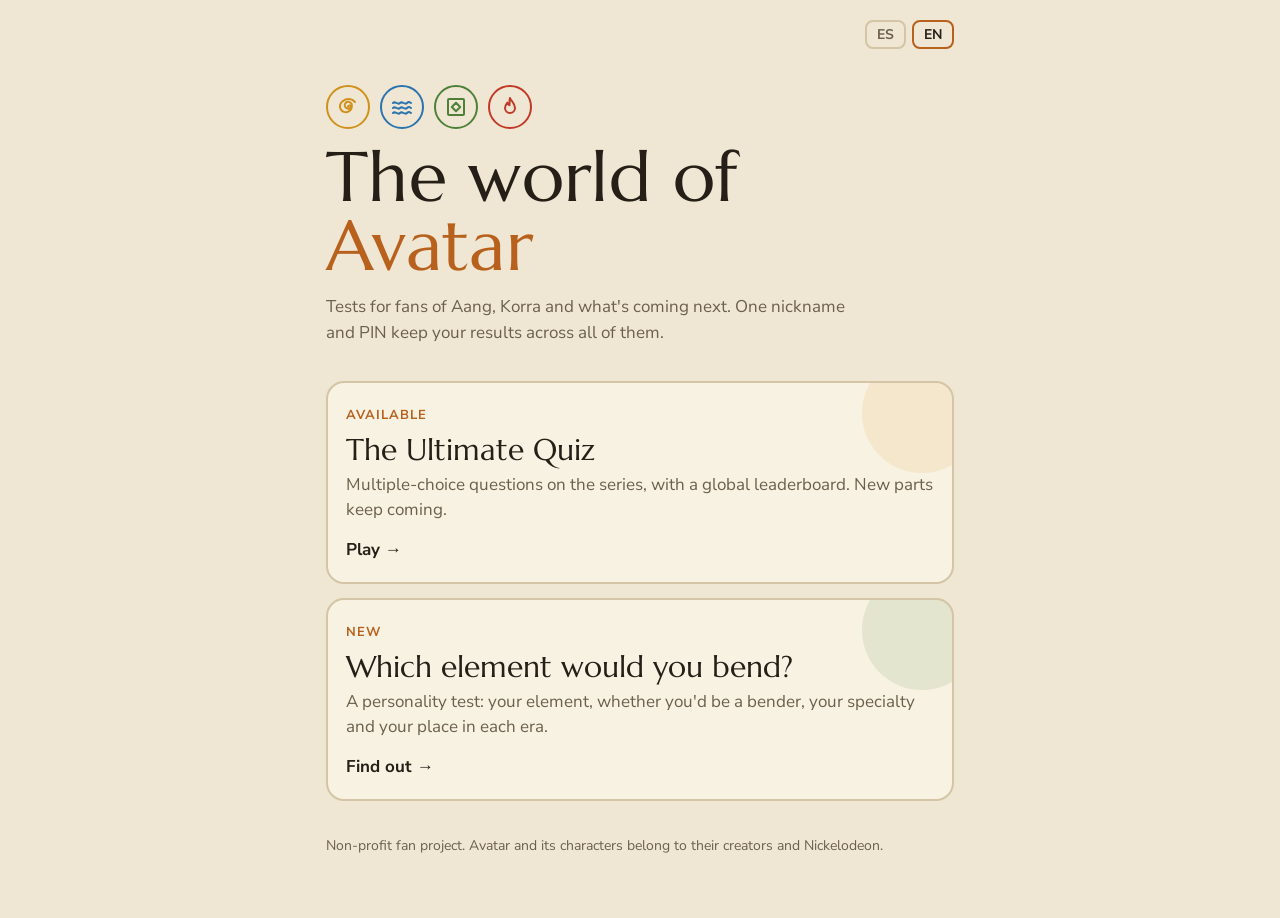
<file: index.html>
<!DOCTYPE html>
<html lang="es">
<head>
<meta charset="utf-8">
<meta name="viewport" content="width=device-width, initial-scale=1, viewport-fit=cover">
<title>Avatar Quest</title>
<meta name="description" content="El Cuestionario Definitivo de Avatar y más tests del mundo de Avatar. The ultimate Avatar quiz and more Avatar tests.">
<link rel="preconnect" href="https://fonts.googleapis.com">
<link rel="preconnect" href="https://fonts.gstatic.com" crossorigin>
<link href="https://fonts.googleapis.com/css2?family=Marcellus&family=Nunito+Sans:wght@400;600;700&display=swap" rel="stylesheet">
<link rel="stylesheet" href="comun.css">
<style>
.hub-elems{margin-top:8px}
.tests{display:flex;flex-direction:column;gap:14px;margin-top:30px}
.test{display:block;text-decoration:none;color:inherit;background:var(--panel);border:2px solid var(--line);border-radius:18px;padding:18px 18px 20px;position:relative;overflow:hidden;transition:border-color .15s,transform .1s}
a.test:hover{border-color:var(--accent)}
a.test:active{transform:scale(.99)}
.test .kicker{font-size:13px;font-weight:700;letter-spacing:.08em;text-transform:uppercase;color:var(--accent)}
.test h2{font-family:var(--display);font-weight:400;font-size:30px;line-height:1.1;margin:6px 0 6px}
.test p{margin:0;color:var(--muted)}
.test .go{display:inline-block;margin-top:14px;font-weight:700;color:var(--text)}
.test .go::after{content:" →"}
.test.soon{opacity:.75;border-style:dashed}
.test.soon .kicker{color:var(--muted)}
.test .band{position:absolute;right:-30px;top:-30px;width:120px;height:120px;border-radius:50%;opacity:.12}
.band.b-air{background:var(--air)} .band.b-earth{background:var(--earth)}
.foot{margin-top:34px;color:var(--muted);font-size:14px}
</style>
<script src="comun.js"></script>
</head>
<body>
<main class="wrap">
  <nav class="langbar">
    <span></span>
    <div class="langs" id="langs" role="group" aria-label="Idioma / Language"></div>
  </nav>

  <div class="title-block">
    <div class="elems hub-elems" id="elems"></div>
    <h1><span data-i18n="t1"></span><span class="accent" data-i18n="t2"></span></h1>
    <p class="lede" data-i18n="lede"></p>
  </div>

  <div class="tests">
    <a class="test" href="quiz/">
      <span class="band b-air"></span>
      <span class="kicker" data-i18n="quiz_k"></span>
      <h2 data-i18n="quiz_h"></h2>
      <p data-i18n="quiz_p"></p>
      <span class="go" data-i18n="quiz_go"></span>
    </a>
    <a class="test" href="elemento/">
      <span class="band b-earth"></span>
      <span class="kicker" data-i18n="elem_k"></span>
      <h2 data-i18n="elem_h"></h2>
      <p data-i18n="elem_p"></p>
      <span class="go" data-i18n="elem_go"></span>
    </a>
  </div>

  <p class="foot" data-i18n="foot"></p>
</main>
<script>
const TEXT = {
  es: {
    title: "Avatar Quest",
    t1: "El mundo de", t2: "Avatar",
    lede: "Tests para fans de Aang, Korra y lo que viene. Con un mismo nick y PIN guardas tus resultados en todos.",
    quiz_k: "Disponible",
    quiz_h: "El Cuestionario Definitivo",
    quiz_p: "Preguntas de alternativas sobre las series, con ranking global. Se van sumando nuevas partes.",
    quiz_go: "Jugar",
    elem_k: "Nuevo",
    elem_h: "¿Qué elemento controlarías?",
    elem_p: "Un test de personalidad: tu elemento, si serías maestro, tu especialidad y tu lugar en cada era.",
    elem_go: "Descubrirlo",
    foot: "Proyecto de fans sin fines de lucro. Avatar y sus personajes pertenecen a sus creadores y a Nickelodeon."
  },
  en: {
    title: "Avatar Quest",
    t1: "The world of", t2: "Avatar",
    lede: "Tests for fans of Aang, Korra and what's coming next. One nickname and PIN keep your results across all of them.",
    quiz_k: "Available",
    quiz_h: "The Ultimate Quiz",
    quiz_p: "Multiple-choice questions on the series, with a global leaderboard. New parts keep coming.",
    quiz_go: "Play",
    elem_k: "New",
    elem_h: "Which element would you bend?",
    elem_p: "A personality test: your element, whether you'd be a bender, your specialty and your place in each era.",
    elem_go: "Find out",
    foot: "Non-profit fan project. Avatar and its characters belong to their creators and Nickelodeon."
  }
};
let LANG = AVATAR.pickLang(Object.keys(TEXT));
function render(){
  document.documentElement.lang = LANG;
  document.title = TEXT[LANG].title;
  document.querySelectorAll("[data-i18n]").forEach(el => el.textContent = TEXT[LANG][el.dataset.i18n]);
  const box = document.getElementById("langs"); box.innerHTML = "";
  Object.keys(TEXT).forEach(code => {
    const b = document.createElement("button");
    b.className = "langbtn" + (code === LANG ? " on" : "");
    b.textContent = code.toUpperCase(); b.setAttribute("aria-pressed", code === LANG);
    b.addEventListener("click", () => { LANG = code; AVATAR.saveLang(code); render(); });
    box.appendChild(b);
  });
}
document.getElementById("elems").innerHTML = AVATAR.ELEMENTS.map(e => AVATAR.glyph(e)).join("");
render();
</script>
</body>
</html>
</file>
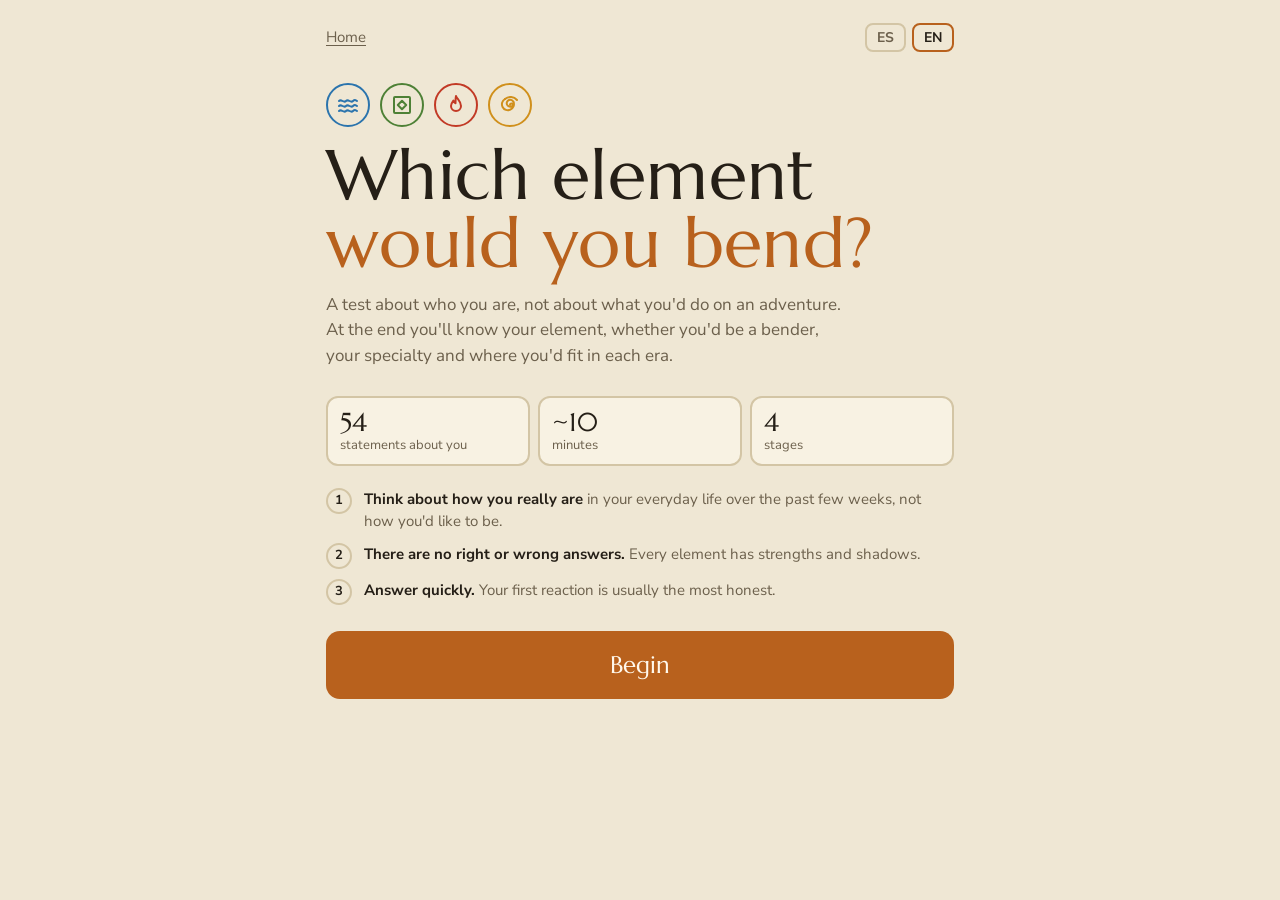
<file: elemento/index.html>
<!DOCTYPE html>
<html lang="es">
<head>
<meta charset="utf-8">
<meta name="viewport" content="width=device-width, initial-scale=1, viewport-fit=cover">
<title>¿Qué elemento controlarías?</title>
<meta name="description" content="Un test de personalidad en el mundo de Avatar: tu elemento, si serías maestro, tu especialidad y tu lugar en cada era.">
<link rel="preconnect" href="https://fonts.googleapis.com">
<link rel="preconnect" href="https://fonts.gstatic.com" crossorigin>
<link href="https://fonts.googleapis.com/css2?family=Marcellus&family=Nunito+Sans:wght@400;600;700&display=swap" rel="stylesheet">
<link rel="stylesheet" href="../comun.css">
<style>
/* ---------- intro ---------- */
.facts{display:grid;grid-template-columns:repeat(3,1fr);gap:8px;margin:22px 0 0}
.fact{background:var(--panel);border:2px solid var(--line);border-radius:12px;padding:10px 12px}
.fact b{display:block;font-family:var(--display);font-weight:400;font-size:26px;line-height:1.1}
.fact span{color:var(--muted);font-size:13px;line-height:1.3;display:block}
.howto{margin:22px 0 0;padding:0;list-style:none;display:flex;flex-direction:column;gap:10px}
.howto li{display:flex;gap:12px;align-items:flex-start;color:var(--muted);font-size:15px}
.howto li b{color:var(--text)}
.howto .n{flex:0 0 26px;height:26px;border-radius:50%;border:2px solid var(--line);display:grid;place-items:center;font-weight:700;font-size:13px;color:var(--text)}

/* ---------- etapa ---------- */
.stage{padding-top:8vh}
.stage .kick{font-weight:700;color:var(--accent);letter-spacing:.06em;text-transform:uppercase;font-size:13px}
.stage h2{font-family:var(--display);font-weight:400;font-size:clamp(38px,9.5vw,58px);line-height:1;margin:10px 0 10px}
.stage-elems{display:flex;gap:10px;margin-bottom:22px}
.stage-elems .glyph{opacity:.25;transition:opacity .2s}
.stage-elems .glyph.lit{opacity:1}

/* ---------- pregunta ---------- */
.hud{position:sticky;top:env(safe-area-inset-top,0px);z-index:5;background:var(--bg);padding:10px 0 8px}
.hudrow{display:flex;justify-content:space-between;align-items:baseline;gap:10px}
.hudrow b{font-family:var(--display);font-weight:400;font-size:20px}
.hudrow span{color:var(--muted);font-size:14px;white-space:nowrap}
.segs{display:grid;grid-template-columns:repeat(4,1fr);gap:4px;margin-top:10px}
.seg{height:8px;background:var(--panel-2);border-radius:99px;overflow:hidden;border:1px solid var(--line)}
.seg i{display:block;height:100%;width:0;transition:width .3s;background:var(--accent)}
.seg:nth-child(1) i{background:var(--earth)} .seg:nth-child(2) i{background:var(--water)}
.seg:nth-child(3) i{background:var(--fire)} .seg:nth-child(4) i{background:var(--air)}
.prompt{color:var(--muted);font-size:15px;margin:22px 0 4px}
.stmt{font-family:var(--display);font-weight:400;font-size:clamp(26px,6.6vw,34px);line-height:1.2;margin:4px 0 24px;min-height:3.6em}
.scale{display:flex;flex-direction:column;gap:8px}
.lk{display:flex;align-items:center;gap:12px;width:100%;text-align:left;padding:13px 14px;border:2px solid var(--line);border-radius:12px;background:var(--panel);cursor:pointer;font-size:16px;transition:border-color .12s,background .12s}
.lk:hover{border-color:var(--accent)}
.lk .dot{flex:0 0 auto;border-radius:50%;border:2px solid var(--muted);transition:background .12s,border-color .12s}
.lk.sel{border-color:var(--accent);background:var(--panel-2)}
.lk.sel .dot{background:var(--accent);border-color:var(--accent)}
.pair{display:flex;flex-direction:column;gap:12px}
.pc{display:block;width:100%;text-align:left;padding:20px 18px;border:2px solid var(--line);border-radius:14px;background:var(--panel);cursor:pointer;font-family:var(--display);font-size:clamp(21px,5.4vw,25px);line-height:1.25;transition:border-color .12s,background .12s}
.pc:hover{border-color:var(--accent)}
.pc.sel{border-color:var(--accent);background:var(--panel-2)}
.or{text-align:center;color:var(--muted);font-size:14px}
.qnav{display:flex;justify-content:space-between;margin-top:20px}

/* ---------- resultado ---------- */
.hero{text-align:left;padding-top:10px}
.hero .glyph{width:96px;height:96px;border-width:3px}
.hero .glyph svg{width:54px;height:54px;stroke-width:1.6}
.hero .kick{margin-top:16px;font-weight:700;color:var(--muted);font-size:14px;letter-spacing:.04em}
.hero h1{font-family:var(--display);font-weight:400;font-size:clamp(46px,12vw,76px);line-height:1;margin:4px 0 0}
.hero .lede{font-size:18px;color:var(--text)}
.card{background:var(--panel);border:2px solid var(--line);border-radius:16px;padding:16px 18px;margin-top:14px}
.card .lbl{font-size:12px;font-weight:700;letter-spacing:.08em;text-transform:uppercase;color:var(--muted)}
.card h3{font-family:var(--display);font-weight:400;font-size:26px;line-height:1.15;margin:4px 0 6px}
.card p{margin:0;color:var(--muted)}
.duo{display:grid;grid-template-columns:1fr 1fr;gap:10px}
.duo .card{margin-top:14px}
@media (max-width:460px){.duo{grid-template-columns:1fr}.duo .card+.card{margin-top:0}}
.bars{display:flex;flex-direction:column;gap:12px;margin-top:10px}
.bar .top{display:flex;justify-content:space-between;gap:10px;font-size:15px}
.bar .top b{font-weight:700;display:flex;align-items:center;gap:8px}
.bar .top span{color:var(--muted)}
.bar .track{height:10px;background:var(--panel-2);border-radius:99px;overflow:hidden;border:1px solid var(--line);margin-top:4px;position:relative}
.bar .track i{display:block;height:100%;border-radius:99px}
.bar .glyph{width:24px;height:24px;border-width:1.5px}
.bar .glyph svg{width:14px;height:14px}
.facets{display:grid;grid-template-columns:1fr 1fr;gap:10px 18px;margin-top:12px}
@media (max-width:460px){.facets{grid-template-columns:1fr}}
.eras{display:flex;flex-direction:column;gap:10px;margin-top:12px}
.era{border:2px solid var(--line);border-radius:12px;padding:12px 14px;background:var(--bg)}
.era .lbl{font-size:12px}
.era h4{font-family:var(--display);font-weight:400;font-size:22px;margin:2px 0 2px}
.era p{font-size:15px}
.era.locked{border-style:dashed;opacity:.7}
.grow{border-left:4px solid var(--accent)}
.pubbox{margin-top:26px;border:2px solid var(--line);border-radius:14px;padding:16px;background:var(--panel)}
.pubbox h2.sec{margin-top:0}
.pubbox input[type=text],.pubbox input[type=password]{background:var(--bg)}
.pubbox input[type=password]{letter-spacing:.3em}
.pubbox label.field{margin-top:14px}
.stat .track{height:14px}
.stat.me .top b::after{content:" ← tú";color:var(--accent);font-weight:700}
html[lang=en] .stat.me .top b::after{content:" ← you"}
.share-preview{margin-top:16px;border-radius:12px;overflow:hidden;border:2px solid var(--line);background:var(--panel)}
.share-preview img{display:block;width:100%;height:auto}
.disclaimer{font-size:13px;color:var(--muted);margin-top:22px;line-height:1.45}
.fade{animation:fade .35s ease-out}
@keyframes fade{from{opacity:0;transform:translateY(6px)}to{opacity:1;transform:none}}
</style>
<script src="../config.js"></script>
<script src="../comun.js"></script>
<script src="datos.js"></script>
</head>
<body>
<main class="wrap">

<nav class="langbar">
  <a class="link" href="../" data-i18n="home"></a>
  <div class="langs" id="langs" role="group" aria-label="Idioma / Language"></div>
</nav>

<!-- INICIO -->
<section id="start" class="hidden">
  <div class="title-block">
    <div class="elems" id="titleElems"></div>
    <h1><span data-i18n="title1"></span><span class="accent" data-i18n="title2"></span></h1>
    <p class="lede" data-i18n="lede"></p>
  </div>
  <div class="facts">
    <div class="fact"><b id="nItems">54</b><span data-i18n="f_items"></span></div>
    <div class="fact"><b>~10</b><span data-i18n="f_min"></span></div>
    <div class="fact"><b>4</b><span data-i18n="f_stages"></span></div>
  </div>
  <ul class="howto">
    <li><span class="n">1</span><span data-i18n-html="how1"></span></li>
    <li><span class="n">2</span><span data-i18n-html="how2"></span></li>
    <li><span class="n">3</span><span data-i18n-html="how3"></span></li>
  </ul>
  <div id="resumeBox" class="hidden">
    <button class="cta" id="resumeBtn" data-i18n="resume"></button>
    <p class="note" id="resumeNote"></p>
  </div>
  <button class="cta" id="startBtn" data-i18n="start"></button>
  <button class="ghost hidden" id="lastBtn" data-i18n="last_result"></button>
</section>

<!-- ETAPA -->
<section id="stage" class="hidden stage">
  <div class="stage-elems" id="stageElems"></div>
  <div class="kick" id="stageKick"></div>
  <h2 id="stageTitle"></h2>
  <p class="lede" id="stageDesc"></p>
  <button class="cta" id="stageGo" data-i18n="continue"></button>
</section>

<!-- PREGUNTA -->
<section id="item" class="hidden">
  <div class="hud">
    <div class="hudrow"><b id="hudStage"></b><span id="hudCount"></span></div>
    <div class="segs" id="segs"><div class="seg"><i></i></div><div class="seg"><i></i></div><div class="seg"><i></i></div><div class="seg"><i></i></div></div>
  </div>
  <div id="qbox"></div>
  <div class="qnav"><button class="link" id="backBtn" data-i18n="back"></button><span></span></div>
</section>

<!-- RESULTADO -->
<section id="result" class="hidden">
  <div class="hero fade">
    <div id="heroGlyph"></div>
    <div class="kick" id="heroKick"></div>
    <h1 id="heroName"></h1>
    <p class="lede" id="heroLede"></p>
  </div>

  <div class="duo">
    <div class="card"><div class="lbl" data-i18n="r_type"></div><h3 id="benderT"></h3><p id="benderD"></p></div>
    <div class="card"><div class="lbl" id="specLbl"></div><h3 id="specT"></h3><p id="specD"></p></div>
  </div>

  <div class="card">
    <div class="lbl" data-i18n="r_elements"></div>
    <div class="bars" id="elemBars"></div>
    <p class="note" id="secondaryNote" style="margin-top:12px"></p>
  </div>

  <div class="card">
    <div class="lbl" data-i18n="r_eras"></div>
    <div class="eras" id="eras"></div>
  </div>

  <div class="card">
    <div class="lbl" data-i18n="r_facets"></div>
    <div class="facets" id="facetBars"></div>
    <p class="note" data-i18n="r_facets_note" style="margin-top:12px"></p>
  </div>

  <div class="card">
    <div class="lbl" data-i18n="r_strength"></div>
    <p id="strength" style="color:var(--text);margin-top:6px"></p>
    <div class="lbl" data-i18n="r_shadow" style="margin-top:14px"></div>
    <p id="shadow" style="color:var(--text);margin-top:6px"></p>
  </div>

  <div class="card grow">
    <div class="lbl" data-i18n="r_grow"></div>
    <h3 id="growT"></h3>
    <p id="growD"></p>
  </div>

  <div class="pubbox" id="pubBox">
    <h2 class="sec" data-i18n="pub_h"></h2>
    <p class="hint" data-i18n="pub_hint"></p>
    <label class="field" for="pubNick" data-i18n="nick"></label>
    <input type="text" id="pubNick" maxlength="20" autocomplete="nickname">
    <p class="form-msg info" id="nickMsg"></p>
    <label class="field" for="pubPin" data-i18n="pin"></label>
    <input type="password" id="pubPin" inputmode="numeric" pattern="[0-9]*" maxlength="6" autocomplete="current-password" placeholder="••••••">
    <p class="form-msg info" data-i18n="pin_note"></p>
    <button class="cta" id="pubBtn" data-i18n="pub_btn"></button>
    <p class="form-msg" id="pubMsg" aria-live="polite"></p>
  </div>

  <div class="card" id="statsCard">
    <div class="lbl" data-i18n="r_stats"></div>
    <div class="bars" id="statBars"></div>
    <p class="note" id="statNote" style="margin-top:12px"></p>
  </div>

  <button class="cta" id="makeImg" data-i18n="make_img"></button>
  <div id="shareBox" class="hidden">
    <div class="share-preview"><img id="shareImg" alt=""></div>
    <button class="cta" id="saveImg" data-i18n="save_img"></button>
    <button class="ghost" id="shareBtn" data-i18n="share"></button>
    <p class="note" id="shareNote"></p>
  </div>
  <button class="ghost" id="againBtn" data-i18n="again"></button>
  <a class="ghost" href="../quiz/" style="text-align:center;text-decoration:none;color:inherit" data-i18n="to_quiz"></a>
  <p class="disclaimer" data-i18n="disclaimer"></p>
</section>

</main>
<div class="toast hidden" id="toast" role="status"></div>
<script>
const D = window.ELEM_DATA;
const TEXT = {
es: {
  html_title: "¿Qué elemento controlarías?",
  home: "Inicio",
  title1: "¿Qué elemento", title2: "controlarías?",
  lede: "Un test sobre cómo eres tú, no sobre qué harías en una aventura. Al final sabrás tu elemento, si serías maestro, tu especialidad y dónde encajarías en cada era.",
  f_items: "afirmaciones sobre ti", f_min: "minutos", f_stages: "etapas",
  how1: "<b>Piensa en cómo eres de verdad</b>, en tu día a día de las últimas semanas, no en cómo te gustaría ser.",
  how2: "<b>No hay respuestas buenas ni malas.</b> Cada elemento tiene fortalezas y sombras.",
  how3: "<b>Responde rápido.</b> Tu primera reacción suele ser la más honesta.",
  start: "Comenzar", resume: "Continuar donde quedé",
  resume_note: "Vas en la afirmación {i} de {n}.",
  last_result: "Ver mi último resultado",
  stage_kick: "Etapa {n} de 4", continue: "Continuar",
  count: "{i} de {n}", back: "← Anterior",
  likert_prompt: "¿Cuánto te describe esto?",
  pair_prompt: "¿Cuál te describe mejor últimamente?",
  or: "o",
  scale: ["Nada que ver conmigo", "Poco", "A veces sí, a veces no", "Bastante", "Totalmente yo"],
  r_kick: "Tu elemento es",
  r_type: "Tu relación con los elementos",
  r_spec: "Tu especialidad", r_role: "Tu fortaleza",
  r_elements: "Tus cuatro elementos",
  secondary: "Tu elemento secundario es {s}: le da el matiz a tu especialidad.",
  r_eras: "Dónde encajarías",
  era_aang: "Era de Aang", era_korra: "Era de Korra", era_pavi: "Era de Pavi · Los Siete Refugios",
  era_locked_t: "Por descubrir",
  era_locked_d: "Se desbloqueará cuando sepamos más de Avatar: Seven Havens.",
  r_facets: "Tus ocho rasgos",
  r_facets_note: "Cada elemento combina dos rasgos. Tu perfil no es un elemento puro: es la mezcla de los ocho.",
  r_strength: "Tu fuerza", r_shadow: "Tu sombra",
  r_grow: "Tu elemento a cultivar",
  grow_t: "{e}: lo que más te puede enseñar",
  pub_h: "Guarda tu resultado",
  pub_hint: "Usa el mismo nick y PIN de Avatar Quest. Si el nick es nuevo, queda registrado con este PIN. Tu resultado se suma a las estadísticas de la comunidad (solo se muestran totales, nunca tu nick).",
  nick: "Nick", pin: "PIN de 6 dígitos", pin_note: "Guárdalo: no se puede recuperar.",
  pub_btn: "Guardar mi resultado", publishing: "Guardando…",
  saved: "Resultado guardado como {nick}.", saved_new: "Nick registrado y resultado guardado como {nick}.",
  nick_rules: "De 3 a 20 caracteres: letras, números, punto, guion o guion bajo.",
  nick_taken: "Este nick ya está registrado. Si es tuyo, escribe tu PIN.",
  nick_free: "Nick disponible. Quedará registrado con el PIN que elijas.",
  nick_banned: "Ese nick no está permitido. Elige otro.",
  err_nick_invalido: "El nick debe tener de 3 a 20 caracteres: letras, números, punto, guion o guion bajo.",
  err_nick_no_permitido: "Ese nick no está permitido. Elige otro.",
  err_pin_invalido: "El PIN debe tener exactamente 6 dígitos.",
  err_resultado_invalido: "No se pudo leer tu resultado. Recarga la página e inténtalo otra vez.",
  err_reintentar: "Alguien registró ese nick en este mismo instante. Inténtalo de nuevo.",
  err_generic: "No se pudo guardar. Inténtalo otra vez.",
  pin_wrong: "PIN incorrecto para ese nick. Te quedan {n} intentos antes de un bloqueo de 15 minutos.",
  locked: "Demasiados intentos fallidos con ese nick. Espera 15 minutos o usa otro nick.",
  network: "No hay conexión con el servidor. Revisa tu internet e inténtalo otra vez.",
  r_stats: "La comunidad",
  stat_note: "{n} personas guardaron su resultado · {b} % son maestros.",
  stat_empty: "Todavía no hay resultados guardados. Guarda el tuyo y sé la primera persona.",
  stat_err: "No se pudieron cargar las estadísticas.",
  make_img: "Crear imagen para compartir", revealing: "Creando la imagen…",
  save_img: "Descargar imagen", share: "Compartir",
  save_note: "Si no se descargó, mantén presionada la imagen (o clic derecho) para guardarla.",
  copied: "Texto copiado: pégalo junto a tu imagen",
  img_alt: "Imagen con tu resultado",
  img_title: "¿Qué elemento controlarías?",
  img_cta: "Descubre el tuyo:",
  img_aang: "Era de Aang", img_korra: "Era de Korra",
  share_text: "Mi elemento es {e} ({t}): {s}. ¿Cuál es el tuyo?{site}",
  again: "Hacer el test de nuevo", to_quiz: "Ir al Cuestionario Definitivo",
  again_confirm: "Toca otra vez para borrar tus respuestas y empezar de cero",
  disclaimer: "Este test está inspirado en modelos de la psicología de la personalidad (como los Cinco Grandes y la teoría de valores de Schwartz), pero es un juego de autoconocimiento, no una evaluación psicológica ni un diagnóstico."
},
en: {
  html_title: "Which element would you bend?",
  home: "Home",
  title1: "Which element", title2: "would you bend?",
  lede: "A test about who you are, not about what you'd do on an adventure. At the end you'll know your element, whether you'd be a bender, your specialty and where you'd fit in each era.",
  f_items: "statements about you", f_min: "minutes", f_stages: "stages",
  how1: "<b>Think about how you really are</b> in your everyday life over the past few weeks, not how you'd like to be.",
  how2: "<b>There are no right or wrong answers.</b> Every element has strengths and shadows.",
  how3: "<b>Answer quickly.</b> Your first reaction is usually the most honest.",
  start: "Begin", resume: "Continue where I left off",
  resume_note: "You're on statement {i} of {n}.",
  last_result: "See my last result",
  stage_kick: "Stage {n} of 4", continue: "Continue",
  count: "{i} of {n}", back: "← Back",
  likert_prompt: "How much does this describe you?",
  pair_prompt: "Which describes you better lately?",
  or: "or",
  scale: ["Not me at all", "A little", "Sometimes yes, sometimes no", "Quite a lot", "Totally me"],
  r_kick: "Your element is",
  r_type: "Your relationship with the elements",
  r_spec: "Your specialty", r_role: "Your strength",
  r_elements: "Your four elements",
  secondary: "Your secondary element is {s}: it shapes your specialty.",
  r_eras: "Where you'd fit",
  era_aang: "Aang's era", era_korra: "Korra's era", era_pavi: "Pavi's era · The Seven Havens",
  era_locked_t: "Yet to be revealed",
  era_locked_d: "Unlocks once we know more about Avatar: Seven Havens.",
  r_facets: "Your eight traits",
  r_facets_note: "Each element combines two traits. Your profile isn't one pure element: it's the blend of all eight.",
  r_strength: "Your strength", r_shadow: "Your shadow",
  r_grow: "Your element to cultivate",
  grow_t: "{e}: what it can teach you most",
  pub_h: "Save your result",
  pub_hint: "Use the same Avatar Quest nickname and PIN. If the nickname is new, it's registered with this PIN. Your result adds to the community stats (only totals are shown, never your nickname).",
  nick: "Nickname", pin: "6-digit PIN", pin_note: "Keep it safe: it can't be recovered.",
  pub_btn: "Save my result", publishing: "Saving…",
  saved: "Result saved as {nick}.", saved_new: "Nickname registered and result saved as {nick}.",
  nick_rules: "3 to 20 characters: letters, numbers, period, hyphen or underscore.",
  nick_taken: "This nickname is already registered. If it's yours, enter your PIN.",
  nick_free: "Nickname available. It will be registered with the PIN you choose.",
  nick_banned: "That nickname isn't allowed. Choose another one.",
  err_nick_invalido: "The nickname must be 3 to 20 characters: letters, numbers, period, hyphen or underscore.",
  err_nick_no_permitido: "That nickname isn't allowed. Choose another one.",
  err_pin_invalido: "The PIN must be exactly 6 digits.",
  err_resultado_invalido: "Your result couldn't be read. Reload the page and try again.",
  err_reintentar: "Someone registered that nickname at the same moment. Try again.",
  err_generic: "Your result couldn't be saved. Try again.",
  pin_wrong: "Wrong PIN for that nickname. {n} attempts left before a 15-minute lock.",
  locked: "Too many failed attempts with that nickname. Wait 15 minutes or use another nickname.",
  network: "Can't reach the server. Check your connection and try again.",
  r_stats: "The community",
  stat_note: "{n} people saved their result · {b}% are benders.",
  stat_empty: "No saved results yet. Save yours and be the first.",
  stat_err: "The stats couldn't be loaded.",
  make_img: "Create an image to share", revealing: "Creating the image…",
  save_img: "Download image", share: "Share",
  save_note: "If it didn't download, press and hold the image (or right-click it) to save it.",
  copied: "Text copied: paste it with your image",
  img_alt: "Image with your result",
  img_title: "Which element would you bend?",
  img_cta: "Find yours:",
  img_aang: "Aang's era", img_korra: "Korra's era",
  share_text: "My element is {e} ({t}): {s}. What's yours?{site}",
  again: "Take the test again", to_quiz: "Go to the Ultimate Quiz",
  again_confirm: "Tap again to erase your answers and start over",
  disclaimer: "This test is inspired by personality psychology models (such as the Big Five and Schwartz's theory of values), but it's a self-discovery game, not a psychological assessment or diagnosis."
}
};

const CFG = window.AVATAR_CONFIG || {};
const API = (CFG.SUPABASE_URL || "").replace(/\/+$/, "");
const KEYAPI = CFG.SUPABASE_KEY || "";
const ONLINE = !!(API && KEYAPI);
const KEY = "avatar-elemento-v1";
const NICK_RE = /^[A-Za-z0-9_.ÁÉÍÓÚÜÑáéíóúüñ-]{3,20}$/;
const PIN_RE = /^[0-9]{6}$/;
const ORDER = ["water","earth","fire","air"];
const COLORS = {air:"#f2b84b", water:"#5fb0ea", earth:"#8cc56e", fire:"#ff6a50"};
const ITEMS = D.ITEMS;
const N = ITEMS.length;

let LANG = AVATAR.pickLang(Object.keys(TEXT));
const $ = s => document.querySelector(s);
const screens = ["start","stage","item","result"];
function show(id){ screens.forEach(s => $("#"+s).classList.toggle("hidden", s !== id)); window.scrollTo(0,0); }
function t(key, vars){
  let s = (TEXT[LANG] && TEXT[LANG][key]) ?? TEXT.es[key] ?? key;
  if (typeof s === "string" && vars) s = s.replace(/\{(\w+)\}/g, (_, k) => (k in vars ? vars[k] : ""));
  return s;
}
function L(obj){ return obj[LANG] || obj.es; }
function toast(msg){const el=$("#toast");el.textContent=msg;el.classList.remove("hidden");clearTimeout(el._h);el._h=setTimeout(()=>el.classList.add("hidden"),2800);}
function store(v){ try{ localStorage.setItem(KEY, JSON.stringify(v)); }catch(e){} }
function loadState(){ try{ return JSON.parse(localStorage.getItem(KEY) || "null"); }catch(e){ return null; } }

/* Estado: respuestas {id: 1..5 | "a" | "b"}, posición, etapa vista, resultado guardado */
let S = loadState() || { answers:{}, pos:0, seenStage:-1, done:false, saved:null };
if (!S.answers) S = { answers:{}, pos:0, seenStage:-1, done:false, saved:null };
function save(){ store(S); }

/* ---------- idioma ---------- */
function applyStatic(){
  document.documentElement.lang = LANG;
  document.title = t("html_title");
  document.querySelectorAll("[data-i18n]").forEach(el => el.textContent = t(el.dataset.i18n));
  document.querySelectorAll("[data-i18n-html]").forEach(el => el.innerHTML = t(el.dataset.i18nHtml));
  $("#shareImg").alt = t("img_alt");
  $("#nItems").textContent = N;
  const box = $("#langs"); box.innerHTML = "";
  Object.keys(TEXT).forEach(code => {
    const b = document.createElement("button");
    b.className = "langbtn" + (code === LANG ? " on" : "");
    b.textContent = code.toUpperCase(); b.setAttribute("aria-pressed", code === LANG);
    b.addEventListener("click", () => { LANG = code; AVATAR.saveLang(code); applyStatic(); rerender(); });
    box.appendChild(b);
  });
}
function rerender(){
  const cur = screens.find(s => !$("#"+s).classList.contains("hidden"));
  if (cur === "start") renderStart();
  else if (cur === "stage") showStage(ITEMS[S.pos].s);
  else if (cur === "item") renderItem();
  else if (cur === "result") renderResult(false);
}

/* ---------- inicio ---------- */
function answeredCount(){ return ITEMS.filter(it => it.id in S.answers).length; }
function renderStart(){
  const inProgress = !S.done && answeredCount() > 0 && S.pos < N;
  $("#resumeBox").classList.toggle("hidden", !inProgress);
  if (inProgress) $("#resumeNote").textContent = t("resume_note", {i: S.pos + 1, n: N});
  $("#startBtn").textContent = t("start");
  $("#startBtn").className = inProgress ? "ghost" : "cta";
  $("#lastBtn").classList.toggle("hidden", !S.done);
  show("start");
}
$("#startBtn").addEventListener("click", () => {
  S = { answers:{}, pos:0, seenStage:-1, done:false, saved:null }; save(); step();
});
$("#resumeBtn").addEventListener("click", () => step());
$("#lastBtn").addEventListener("click", () => { show("result"); renderResult(true); });

/* ---------- flujo ---------- */
function step(){
  if (S.pos >= N) { finish(); return; }
  const st = ITEMS[S.pos].s;
  const firstOfStage = S.pos === 0 || ITEMS[S.pos - 1].s !== st;
  if (firstOfStage && S.seenStage < st) { showStage(st); return; }
  renderItem();
}
function showStage(st){
  const sd = L(D.STAGES[st]);
  $("#stageElems").innerHTML = ["earth","water","fire","air"].map((e,i) => AVATAR.glyph(e, i <= st ? "lit" : "")).join("");
  $("#stageKick").textContent = t("stage_kick", {n: st + 1});
  $("#stageTitle").textContent = sd.t;
  $("#stageDesc").textContent = sd.d;
  show("stage"); $("#stageGo").focus();
}
$("#stageGo").addEventListener("click", () => { S.seenStage = ITEMS[S.pos].s; save(); renderItem(); });

function renderItem(){
  show("item");
  const it = ITEMS[S.pos];
  $("#hudStage").textContent = L(D.STAGES[it.s]).t;
  $("#hudCount").textContent = t("count", {i: S.pos + 1, n: N});
  // progreso por etapa
  const segs = document.querySelectorAll("#segs .seg i");
  [0,1,2,3].forEach(st => {
    const inSt = ITEMS.filter(x => x.s === st);
    const done = inSt.filter(x => ITEMS.indexOf(x) < S.pos).length;
    segs[st].style.width = (done / inSt.length * 100) + "%";
  });
  const box = $("#qbox"); box.innerHTML = ""; box.className = "fade";
  const prev = S.answers[it.id];
  if (it.t === "l") {
    const p = document.createElement("p"); p.className = "prompt"; p.textContent = t("likert_prompt");
    const h = document.createElement("h2"); h.className = "stmt"; h.textContent = L(it);
    const sc = document.createElement("div"); sc.className = "scale";
    t("scale").forEach((label, i) => {
      const v = i + 1;
      const b = document.createElement("button");
      b.className = "lk" + (prev === v ? " sel" : "");
      const size = [14, 17, 20, 23, 26][i];
      b.innerHTML = `<span class="dot" style="width:${size}px;height:${size}px"></span><span></span>`;
      b.lastChild.textContent = label;
      b.addEventListener("click", () => answer(v, b));
      sc.appendChild(b);
    });
    box.append(p, h, sc);
  } else {
    const p = document.createElement("p"); p.className = "prompt"; p.textContent = t("pair_prompt");
    const pr = document.createElement("div"); pr.className = "pair";
    ["a","b"].forEach((k, i) => {
      if (i === 1) { const o = document.createElement("div"); o.className = "or"; o.textContent = t("or"); pr.appendChild(o); }
      const b = document.createElement("button");
      b.className = "pc" + (prev === k ? " sel" : "");
      b.textContent = L(it[k]);
      b.addEventListener("click", () => answer(k, b));
      pr.appendChild(b);
    });
    box.append(p, pr);
  }
  $("#backBtn").style.visibility = S.pos > 0 ? "visible" : "hidden";
}
let advancing = false;
function answer(v, btn){
  if (advancing) return;
  advancing = true;
  const it = ITEMS[S.pos];
  S.answers[it.id] = v;
  document.querySelectorAll(".lk,.pc").forEach(b => b.classList.remove("sel"));
  btn.classList.add("sel");
  S.pos++; save();
  setTimeout(() => { advancing = false; step(); }, 220);
}
$("#backBtn").addEventListener("click", () => {
  if (S.pos === 0) return;
  S.pos--; S.seenStage = Math.max(S.seenStage, ITEMS[S.pos].s); save(); renderItem();
});
document.addEventListener("keydown", e => {
  if ($("#item").classList.contains("hidden") || advancing) return;
  const it = ITEMS[S.pos];
  if (it.t === "l" && /^[1-5]$/.test(e.key)) document.querySelectorAll(".lk")[+e.key - 1].click();
  if (it.t === "p" && (e.key === "1" || e.key.toLowerCase() === "a")) document.querySelectorAll(".pc")[0].click();
  if (it.t === "p" && (e.key === "2" || e.key.toLowerCase() === "b")) document.querySelectorAll(".pc")[1].click();
});

/* ---------- puntuación ---------- */
function compute(){
  const sum = {}, cnt = {};
  ITEMS.forEach(it => {
    if (it.t !== "l") return;
    const v = S.answers[it.id]; if (typeof v !== "number") return;
    let x = (v - 1) / 4; if (it.inv) x = 1 - x;
    sum[it.f] = (sum[it.f] || 0) + x; cnt[it.f] = (cnt[it.f] || 0) + 1;
  });
  const facet = {};
  Object.keys(D.FACETS).concat("MB").forEach(f => facet[f] = cnt[f] ? sum[f] / cnt[f] : 0.5);
  ITEMS.forEach(it => {
    if (it.t !== "p") return;
    const v = S.answers[it.id]; if (v !== "a" && v !== "b") return;
    const f = it[v].f; facet[f] = Math.min(1, facet[f] + D.PAIR_BONUS);
  });
  const el = {};
  ORDER.forEach(e => {
    const fs = Object.keys(D.FACETS).filter(f => D.FACETS[f].el === e);
    el[e] = fs.reduce((s, f) => s + facet[f], 0) / fs.length;
  });
  const ranked = ORDER.slice().sort((a, b) => el[b] - el[a]);
  const primary = ranked[0], secondary = ranked[1], lowest = ranked[3];
  const bender = facet.MB >= 0.5;
  const spec = bender ? D.SPECIALTY[primary][secondary] : D.ROLE[primary];
  const pickNation = era => {
    const opts = D.NATIONS[era][primary];
    const sc = n => n.neg ? 1 - facet[n.f] : facet[n.f];
    return opts.slice().sort((a, b) => sc(b) - sc(a))[0];
  };
  return { facet, el, primary, secondary, lowest, bender, spec, aang: pickNation("aang"), korra: pickNation("korra") };
}
function pct(x){ return Math.round(x * 100); }

/* ---------- resultado ---------- */
let R = null, lastBlob = null, lastUrl = null;
function finish(){ S.done = true; save(); show("result"); renderResult(true); }
function barRow(label, value, color, glyphEl){
  const row = document.createElement("div"); row.className = "bar";
  row.innerHTML = `<div class="top"><b></b><span>${value} %</span></div><div class="track"><i style="width:${value}%;background:${color}"></i></div>`;
  const b = row.querySelector("b");
  if (glyphEl) b.innerHTML = AVATAR.glyph(glyphEl);
  b.appendChild(document.createTextNode(label));
  return row;
}
function renderResult(fresh){
  R = compute();
  const E = D.ELEMENTS;
  const pe = L(E[R.primary]);
  $("#heroGlyph").innerHTML = AVATAR.glyph(R.primary);
  $("#heroKick").textContent = t("r_kick");
  $("#heroName").textContent = pe.name;
  $("#heroName").style.color = `var(--${R.primary})`;
  $("#heroLede").textContent = pe.lede;
  const bd = L(D.BENDER[R.bender ? "yes" : "no"]);
  $("#benderT").textContent = bd.t; $("#benderD").textContent = bd.d;
  $("#specLbl").textContent = R.bender ? t("r_spec") : t("r_role");
  $("#specT").textContent = L(R.spec).t; $("#specD").textContent = L(R.spec).d;
  const eb = $("#elemBars"); eb.innerHTML = "";
  ORDER.slice().sort((a, b) => R.el[b] - R.el[a]).forEach(e => eb.appendChild(barRow(L(E[e]).name, pct(R.el[e]), `var(--${e})`, e)));
  $("#secondaryNote").textContent = t("secondary", {s: L(E[R.secondary]).name});
  // eras
  const eras = $("#eras"); eras.innerHTML = "";
  [["era_aang", R.aang], ["era_korra", R.korra]].forEach(([k, n]) => {
    const d = document.createElement("div"); d.className = "era";
    d.innerHTML = `<div class="lbl"></div><h4></h4><p></p>`;
    d.querySelector(".lbl").textContent = t(k); d.querySelector("h4").textContent = L(n).t; d.querySelector("p").textContent = L(n).d;
    eras.appendChild(d);
  });
  const lk = document.createElement("div"); lk.className = "era locked";
  lk.innerHTML = `<div class="lbl"></div><h4></h4><p></p>`;
  lk.querySelector(".lbl").textContent = t("era_pavi"); lk.querySelector("h4").textContent = t("era_locked_t"); lk.querySelector("p").textContent = t("era_locked_d");
  eras.appendChild(lk);
  // rasgos
  const fb = $("#facetBars"); fb.innerHTML = "";
  ["AD","VI","CO","AR","IM","IN","AP","LI"].forEach(f => fb.appendChild(barRow(L(D.FACETS[f]), pct(R.facet[f]), `var(--${D.FACETS[f].el})`)));
  $("#strength").textContent = pe.strength;
  $("#shadow").textContent = pe.shadow;
  const low = L(E[R.lowest]);
  $("#growT").textContent = t("grow_t", {e: low.name});
  $("#growT").style.color = `var(--${R.lowest})`;
  $("#growD").textContent = low.cultivate;
  if (fresh) { $("#shareBox").classList.add("hidden"); $("#makeImg").classList.remove("hidden"); lastBlob = null; }
  else if (!$("#shareBox").classList.contains("hidden")) redrawImage();
  setupPublish(fresh);
  loadStats();
}

/* ---------- guardar ---------- */
function headers(){
  const h = {"Content-Type":"application/json","apikey":KEYAPI};
  if (KEYAPI.startsWith("eyJ")) h["Authorization"] = "Bearer " + KEYAPI;
  return h;
}
async function rpc(fn, body){
  const r = await fetch(`${API}/rest/v1/rpc/${fn}`, {method:"POST", headers:headers(), body:JSON.stringify(body)});
  if (!r.ok) throw new Error("http_" + r.status);
  return r.json();
}
function resultKey(){ return [R.primary, R.secondary, R.bender, R.spec.id, R.aang.id, R.korra.id].join("|"); }
function setupPublish(fresh){
  const box = $("#pubBox");
  if (!ONLINE) { box.classList.add("hidden"); return; }
  box.classList.remove("hidden");
  if (fresh) { $("#pubNick").value = AVATAR.readNick(); $("#pubPin").value = ""; }
  if (S.saved && S.saved.key === resultKey()) {
    lockPublish(t("saved", {nick: S.saved.nick}), "ok");
  } else {
    $("#pubBtn").disabled = false; $("#pubNick").disabled = false; $("#pubPin").disabled = false;
    if (fresh) { $("#pubMsg").textContent = ""; $("#pubMsg").className = "form-msg"; }
    checkNick();
  }
}
function lockPublish(msg, cls){
  $("#nickMsg").textContent = "";
  $("#pubBtn").disabled = true; $("#pubNick").disabled = true; $("#pubPin").disabled = true;
  $("#pubMsg").textContent = msg; $("#pubMsg").className = "form-msg " + cls;
}
let nickTimer = null;
async function checkNick(){
  const nick = $("#pubNick").value.trim(), m = $("#nickMsg");
  if (!NICK_RE.test(nick)) { m.textContent = t("nick_rules"); m.className = "form-msg info"; return; }
  try {
    const st = await rpc("avatar_nick_status", {p_nick: nick});
    if (nick !== $("#pubNick").value.trim()) return;
    if (st === "no_permitido") { m.textContent = t("nick_banned"); m.className = "form-msg bad"; }
    else if (st === "ocupado") { m.textContent = t("nick_taken"); m.className = "form-msg info"; }
    else { m.textContent = t("nick_free"); m.className = "form-msg ok"; }
  } catch(e) { m.textContent = t("nick_rules"); m.className = "form-msg info"; }
}
$("#pubNick").addEventListener("input", () => { clearTimeout(nickTimer); nickTimer = setTimeout(checkNick, 450); });
$("#pubPin").addEventListener("input", e => { const v = e.target.value.replace(/\D/g, "").slice(0, 6); if (v !== e.target.value) e.target.value = v; });
$("#pubBtn").addEventListener("click", async () => {
  const nick = $("#pubNick").value.trim(), pin = $("#pubPin").value, msg = $("#pubMsg");
  if (!NICK_RE.test(nick)) { msg.textContent = t("err_nick_invalido"); msg.className = "form-msg bad"; return; }
  if (!PIN_RE.test(pin)) { msg.textContent = t("err_pin_invalido"); msg.className = "form-msg bad"; return; }
  const scores = {};
  ORDER.forEach(e => scores[e] = pct(R.el[e]));
  Object.keys(R.facet).forEach(f => scores[f] = pct(R.facet[f]));
  $("#pubBtn").disabled = true; msg.textContent = t("publishing"); msg.className = "form-msg info";
  try {
    const r = await rpc("avatar_save_element", {
      p_nick: nick, p_pin: pin, p_element: R.primary, p_secondary: R.secondary, p_bender: R.bender,
      p_specialty: R.spec.id, p_nation_aang: R.aang.id, p_nation_korra: R.korra.id, p_scores: scores
    });
    if (r.ok) {
      AVATAR.saveNick(nick);
      S.saved = {nick, key: resultKey()}; save();
      lockPublish(t(r.nuevo ? "saved_new" : "saved", {nick}), "ok");
      loadStats();
      return;
    }
    $("#pubBtn").disabled = false;
    if (r.error === "pin_incorrecto") msg.textContent = t("pin_wrong", {n: r.intentos_restantes});
    else if (r.error === "bloqueado") msg.textContent = t("locked");
    else msg.textContent = t("err_" + r.error) !== ("err_" + r.error) ? t("err_" + r.error) : t("err_generic");
    msg.className = "form-msg bad";
  } catch(e) {
    $("#pubBtn").disabled = false; msg.textContent = t("network"); msg.className = "form-msg bad";
  }
});

/* ---------- estadísticas ---------- */
async function loadStats(){
  const card = $("#statsCard");
  if (!ONLINE) { card.classList.add("hidden"); return; }
  card.classList.remove("hidden");
  const box = $("#statBars"), note = $("#statNote");
  try {
    const r = await fetch(`${API}/rest/v1/avatar_element_stats?select=element,bender,players`, {headers: headers()});
    if (!r.ok) throw new Error();
    const rows = await r.json();
    const total = rows.reduce((s, x) => s + x.players, 0);
    box.innerHTML = "";
    if (!total) { note.textContent = t("stat_empty"); return; }
    const byEl = {}; let benders = 0;
    rows.forEach(x => { byEl[x.element] = (byEl[x.element] || 0) + x.players; if (x.bender) benders += x.players; });
    ORDER.slice().sort((a, b) => (byEl[b] || 0) - (byEl[a] || 0)).forEach(e => {
      const row = barRow(L(D.ELEMENTS[e]).name, Math.round((byEl[e] || 0) / total * 100), `var(--${e})`, e);
      row.classList.add("stat"); if (R && e === R.primary) row.classList.add("me");
      box.appendChild(row);
    });
    note.textContent = t("stat_note", {n: total, b: Math.round(benders / total * 100)});
  } catch(e) { box.innerHTML = ""; note.textContent = t("stat_err"); }
}

/* ---------- imagen ---------- */
function siteText(){ return /^https?:/.test(location.protocol) ? (location.host + location.pathname.replace(/index\.html$/, "")).replace(/\/$/, "") : ""; }
async function drawCard(){
  try { await Promise.all([document.fonts.load('80px "Marcellus"'), document.fonts.load('600 30px "Nunito Sans"')]); } catch(e) {}
  const W = 1080, H = 1350, c = document.createElement("canvas"); c.width = W; c.height = H; const g = c.getContext("2d");
  const col = COLORS[R.primary];
  g.fillStyle = "#13110f"; g.fillRect(0, 0, W, H);
  const grad = g.createRadialGradient(W/2, 330, 40, W/2, 330, 640);
  grad.addColorStop(0, col + "33"); grad.addColorStop(1, "rgba(0,0,0,0)");
  g.fillStyle = grad; g.fillRect(0, 0, W, H);
  // símbolo principal
  g.beginPath(); g.arc(W/2, 260, 130, 0, Math.PI*2); g.strokeStyle = col; g.lineWidth = 6; g.stroke();
  AVATAR.drawGlyph(g, R.primary, W/2, 260, 150, col);
  g.textAlign = "center";
  g.fillStyle = "#a59a86"; g.font = '600 38px "Nunito Sans", sans-serif'; g.fillText(t("r_kick"), W/2, 470);
  g.fillStyle = col; g.font = '150px "Marcellus", serif'; g.fillText(L(D.ELEMENTS[R.primary]).name, W/2, 610);
  g.fillStyle = "#f1e8d6"; g.font = '58px "Marcellus", serif'; g.fillText(L(R.spec).t, W/2, 700);
  g.fillStyle = "#a59a86"; g.font = '600 36px "Nunito Sans", sans-serif'; g.fillText(L(D.BENDER[R.bender ? "yes" : "no"]).t, W/2, 756);
  // barras
  const mx = 90, mw = W - 180; let y = 820;
  ORDER.slice().sort((a, b) => R.el[b] - R.el[a]).forEach(e => {
    g.textAlign = "left"; g.fillStyle = "#f1e8d6"; g.font = '600 30px "Nunito Sans", sans-serif'; g.fillText(L(D.ELEMENTS[e]).name, mx, y);
    g.textAlign = "right"; g.fillStyle = "#a59a86"; g.fillText(pct(R.el[e]) + " %", mx + mw, y);
    g.fillStyle = "#26221c"; roundRect(g, mx, y + 14, mw, 18, 9); g.fill();
    g.fillStyle = COLORS[e]; roundRect(g, mx, y + 14, Math.max(18, mw * R.el[e]), 18, 9); g.fill();
    y += 64;
  });
  // eras
  g.textAlign = "left"; g.fillStyle = "#a59a86"; g.font = '600 28px "Nunito Sans", sans-serif';
  g.fillText(t("img_aang") + ": ", mx, y + 30);
  let w1 = g.measureText(t("img_aang") + ": ").width; g.fillStyle = "#f1e8d6"; g.fillText(L(R.aang).t, mx + w1, y + 30);
  g.fillStyle = "#a59a86"; g.fillText(t("img_korra") + ": ", mx, y + 74);
  let w2 = g.measureText(t("img_korra") + ": ").width; g.fillStyle = "#f1e8d6"; g.fillText(L(R.korra).t, mx + w2, y + 74);
  g.fillStyle = "#f0a04b"; g.font = '48px "Marcellus", serif'; g.fillText(t("img_title"), mx, H - 100);
  g.fillStyle = "#a59a86"; g.font = '600 28px "Nunito Sans", sans-serif';
  const site = siteText(); g.fillText(t("img_cta") + (site ? " " + site : ""), mx, H - 56);
  return new Promise(r => c.toBlob(r, "image/png"));
}
function roundRect(g,x,y,w,h,r){g.beginPath();g.moveTo(x+r,y);g.arcTo(x+w,y,x+w,y+h,r);g.arcTo(x+w,y+h,x,y+h,r);g.arcTo(x,y+h,x,y,r);g.arcTo(x,y,x+w,y,r);g.closePath();}
async function redrawImage(){
  lastBlob = await drawCard();
  if (lastUrl) URL.revokeObjectURL(lastUrl);
  lastUrl = URL.createObjectURL(lastBlob); $("#shareImg").src = lastUrl;
}
$("#makeImg").addEventListener("click", async () => {
  $("#makeImg").textContent = t("revealing"); await redrawImage();
  $("#shareBox").classList.remove("hidden"); $("#makeImg").classList.add("hidden"); $("#makeImg").textContent = t("make_img");
});
$("#saveImg").addEventListener("click", () => {
  if (!lastUrl) return;
  const a = document.createElement("a"); a.href = lastUrl; a.download = "avatar-elemento.png"; document.body.appendChild(a); a.click(); a.remove();
  $("#shareNote").textContent = t("save_note");
});
$("#shareBtn").addEventListener("click", async () => {
  const site = /^https?:/.test(location.protocol) ? " " + location.href.split("#")[0] : "";
  const text = t("share_text", {e: L(D.ELEMENTS[R.primary]).name, t: L(D.BENDER[R.bender ? "yes" : "no"]).t, s: L(R.spec).t, site});
  if (lastBlob && navigator.canShare) {
    const file = new File([lastBlob], "avatar-elemento.png", {type: "image/png"});
    if (navigator.canShare({files: [file]})) { try { await navigator.share({files: [file], text}); return; } catch(e) { if (e && e.name === "AbortError") return; } }
  }
  if (navigator.share) { try { await navigator.share({text}); return; } catch(e) { if (e && e.name === "AbortError") return; } }
  try { await navigator.clipboard.writeText(text); toast(t("copied")); } catch(e) { $("#shareNote").textContent = text; }
});
$("#againBtn").addEventListener("click", function(){
  if (this.dataset.armed === "1") {
    S = { answers:{}, pos:0, seenStage:-1, done:false, saved:null }; save();
    this.dataset.armed = ""; this.textContent = t("again"); step(); return;
  }
  this.dataset.armed = "1"; this.textContent = t("again_confirm");
  setTimeout(() => { this.dataset.armed = ""; this.textContent = t("again"); }, 4000);
});

/* ---------- arranque ---------- */
applyStatic();
$("#titleElems").innerHTML = ["water","earth","fire","air"].map(e => AVATAR.glyph(e)).join("");
if (S.done && answeredCount() === N) { show("result"); renderResult(true); }
else renderStart();
</script>
</body>
</html>
</file>
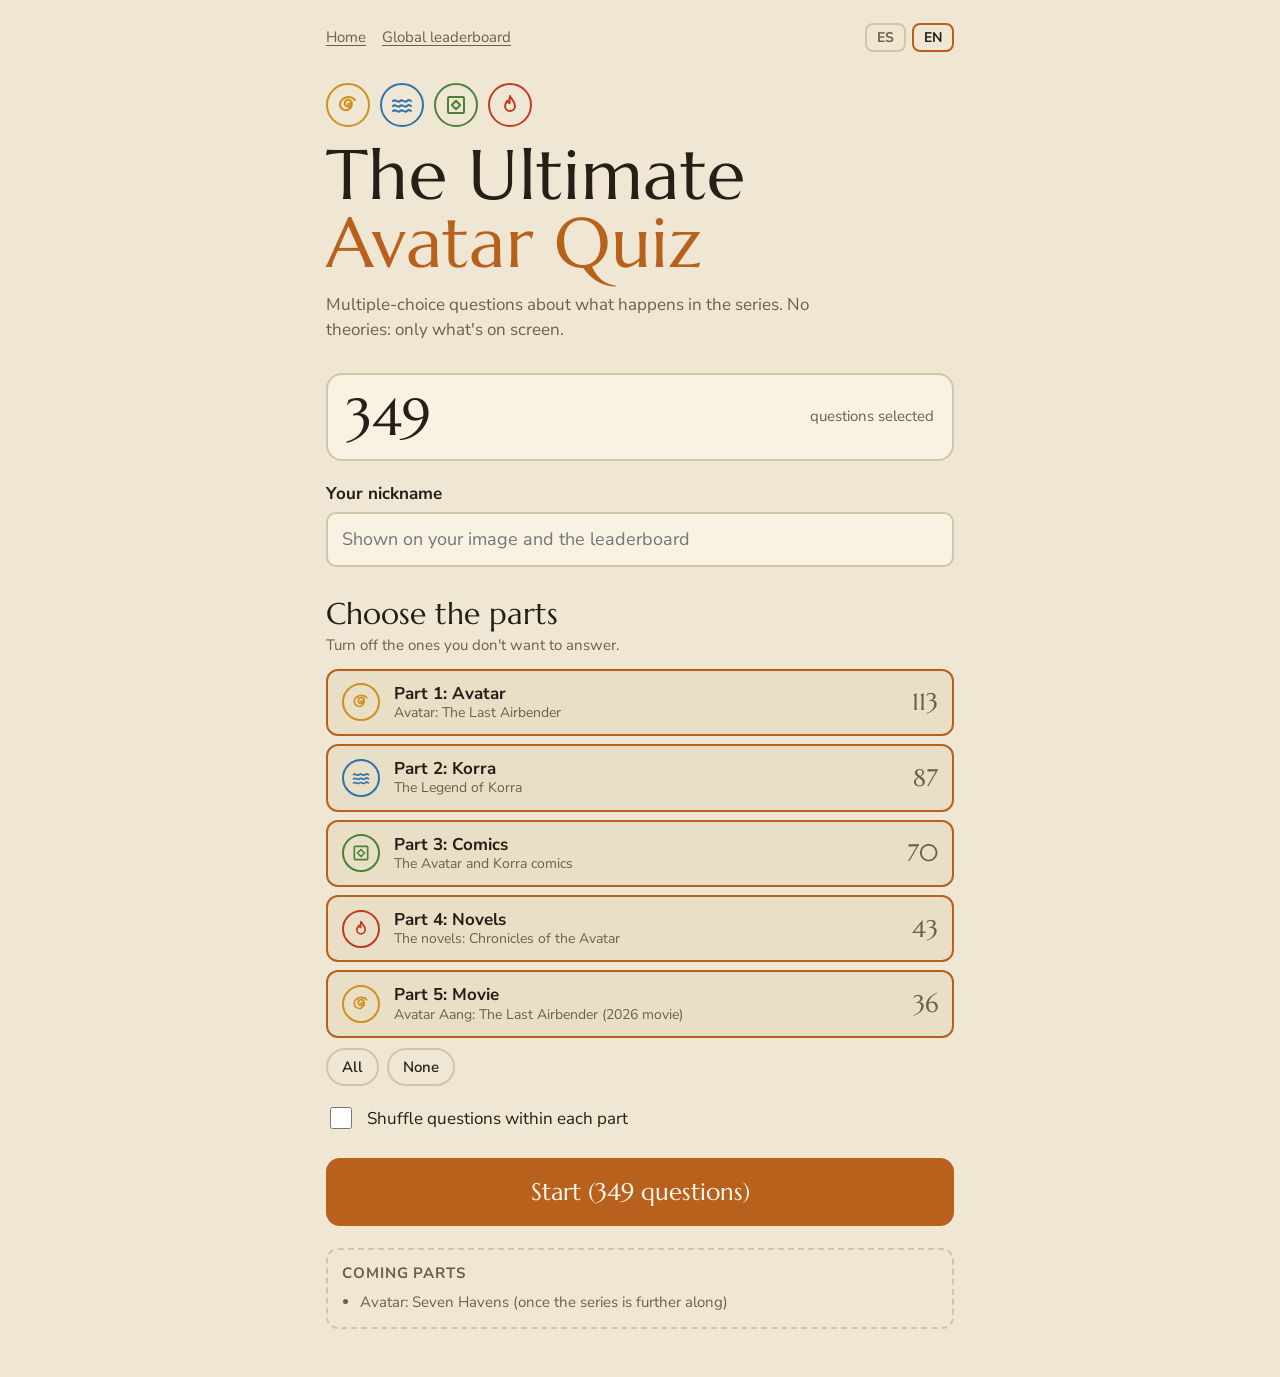
<file: quiz/index.html>
<!DOCTYPE html>
<html lang="es">
<head>
<meta charset="utf-8">
<meta name="viewport" content="width=device-width, initial-scale=1, viewport-fit=cover">
<title>El Cuestionario Definitivo de Avatar</title>
<meta name="description" content="Cuestionario de Avatar con ranking global. The ultimate Avatar quiz with a global leaderboard.">
<link rel="preconnect" href="https://fonts.googleapis.com">
<link rel="preconnect" href="https://fonts.gstatic.com" crossorigin>
<link href="https://fonts.googleapis.com/css2?family=Marcellus&family=Nunito+Sans:wght@400;600;700&display=swap" rel="stylesheet">
<link rel="stylesheet" href="../comun.css">
<style>
/* ---------- inicio ---------- */
.scroll{background:var(--panel);border:2px solid var(--line);border-radius:16px;padding:16px 18px;margin:24px 0 8px;display:flex;justify-content:space-between;align-items:center;gap:12px}
.scroll .big{font-family:var(--display);font-size:52px;line-height:1}
.scroll .lbl{color:var(--muted);font-size:15px;text-align:right;max-width:16ch}
.parts{display:flex;flex-direction:column;gap:8px}
.part{display:flex;align-items:center;gap:14px;background:var(--panel);border:2px solid var(--line);border-radius:12px;padding:12px 14px;cursor:pointer;user-select:none;transition:border-color .15s,background .15s}
.part input{position:absolute;opacity:0;pointer-events:none}
.part .glyph{width:38px;height:38px;opacity:.45;transition:opacity .15s}
.part .glyph svg{width:20px;height:20px}
.part.on{border-color:var(--accent);background:var(--panel-2)}
.part.on .glyph{opacity:1}
.part .txt{flex:1;min-width:0}
.part .name{font-weight:700;display:block;line-height:1.25}
.part .sub{color:var(--muted);font-size:14px;display:block;line-height:1.3}
.part .count{font-family:var(--display);font-size:24px;color:var(--muted)}
.part:has(input:focus-visible){outline:3px solid var(--accent);outline-offset:2px}
.quick{display:flex;gap:8px;flex-wrap:wrap;margin:10px 0 0}
.toggle{display:flex;align-items:center;gap:12px;margin:18px 0 0;cursor:pointer}
.toggle input{width:22px;height:22px;accent-color:var(--accent)}
.soon{margin-top:22px;border:2px dashed var(--line);border-radius:12px;padding:12px 14px}
.soon h3{margin:0 0 6px;font-size:15px;font-weight:700;color:var(--muted);text-transform:uppercase;letter-spacing:.06em}
.soon ul{margin:0;padding-left:18px;color:var(--muted);font-size:15px}
.soon li{margin:2px 0}

/* ---------- quiz ---------- */
.hud{position:sticky;top:env(safe-area-inset-top,0px);z-index:5;background:var(--bg);padding:10px 0 10px}
.hudrow{display:flex;align-items:center;gap:12px}
.hudrow .glyph{width:40px;height:40px}
.hudrow .glyph svg{width:22px;height:22px}
.hudtxt{flex:1;min-width:0}
.hudtxt b{display:block;font-family:var(--display);font-weight:400;font-size:20px;line-height:1.15;white-space:nowrap;overflow:hidden;text-overflow:ellipsis}
.hudtxt span{color:var(--muted);font-size:14px}
.hudscore{font-family:var(--display);font-size:22px;color:var(--muted);white-space:nowrap}
.bar{height:8px;background:var(--panel-2);border-radius:99px;margin-top:10px;overflow:hidden;border:1px solid var(--line)}
.bar i{display:block;height:100%;background:var(--el,var(--accent));width:0;transition:width .3s}
.qcard{margin-top:8px}
.qsub{color:var(--muted);font-size:15px;margin:10px 0 2px}
.level{display:inline-block;font-size:13px;font-weight:700;padding:2px 10px;border-radius:99px;border:1.5px solid var(--line);color:var(--muted);margin-left:6px}
.qtext{font-family:var(--display);font-weight:400;font-size:clamp(25px,6.2vw,32px);line-height:1.18;margin:6px 0 18px}
.opts{display:flex;flex-direction:column;gap:10px}
.opt{display:flex;gap:14px;align-items:flex-start;text-align:left;width:100%;padding:14px;border:2px solid var(--line);border-radius:12px;background:var(--panel);cursor:pointer;font-size:17px;line-height:1.35;transition:border-color .12s,background .12s}
.opt:hover:not(:disabled){border-color:var(--accent)}
.opt .k{flex:0 0 32px;height:32px;border-radius:50%;background:var(--panel-2);display:grid;place-items:center;font-weight:700;font-size:15px;border:1.5px solid var(--line)}
.opt:disabled{cursor:default}
.opt.right{border-color:var(--ok);background:var(--ok-soft)}
.opt.right .k{background:var(--ok);color:var(--bg);border-color:var(--ok)}
.opt.wrong{border-color:var(--bad);background:var(--bad-soft)}
.opt.wrong .k{background:var(--bad);color:#fff;border-color:var(--bad)}
.opt.dim{opacity:.55}
.feedback{min-height:28px;margin:14px 0 0;font-weight:700}
.feedback.ok{color:var(--ok)} .feedback.bad{color:var(--bad)}
.actions{display:flex;gap:10px;margin-top:10px}
.actions .cta{margin:0;flex:1}
.links{display:flex;justify-content:space-between;gap:12px;margin-top:22px}
.shake{animation:shake .3s}
@keyframes shake{25%{transform:translateX(-5px)}75%{transform:translateX(5px)}}

/* ---------- intermedio ---------- */
.inter{padding-top:6vh}
.inter .glyph{width:72px;height:72px}
.inter .glyph svg{width:40px;height:40px}
.inter .partno{font-weight:700;color:var(--muted);margin-top:16px;letter-spacing:.04em}
.inter h2{font-family:var(--display);font-weight:400;font-size:clamp(38px,9.5vw,60px);line-height:1;margin:6px 0 10px}

/* ---------- resultado ---------- */
.ring{display:flex;gap:10px;margin-top:10px}
.ring .glyph{animation:rise .6s ease-out both}
.ring .glyph:nth-child(2){animation-delay:.12s} .ring .glyph:nth-child(3){animation-delay:.24s} .ring .glyph:nth-child(4){animation-delay:.36s}
@keyframes rise{from{opacity:0;transform:translateY(10px)}to{opacity:1;transform:none}}
.score{font-family:var(--display);font-size:clamp(64px,18vw,104px);line-height:1;margin:18px 0 0}
.score small{font-size:.42em;color:var(--muted)}
.rank{font-family:var(--display);font-weight:400;font-size:clamp(28px,7vw,40px);line-height:1.08;margin:8px 0 2px}
.rank.perfect{color:var(--accent)}
.pct{color:var(--muted)}
.breakdown{display:flex;flex-direction:column;gap:12px;margin-top:10px}
.brow .top{display:flex;justify-content:space-between;gap:10px;font-size:15px}
.brow .top b{font-weight:700}
.brow .top span{font-family:var(--display);font-size:18px;color:var(--muted)}
.brow .track{height:10px;background:var(--panel-2);border-radius:99px;overflow:hidden;border:1px solid var(--line);margin-top:4px}
.brow .track i{display:block;height:100%;background:var(--el,var(--accent))}
.share-preview{margin-top:16px;border-radius:12px;overflow:hidden;border:2px solid var(--line);background:var(--panel)}
.share-preview img{display:block;width:100%;height:auto}
.review-item{border:2px solid var(--line);border-radius:12px;padding:12px 14px;margin-top:10px;background:var(--panel)}
.review-item .q{font-weight:700;margin:0 0 6px}
.review-item .your{color:var(--bad);margin:0}
.review-item .good{color:var(--ok);margin:0}
.review-item .src{color:var(--muted);font-size:13px;margin:0 0 4px}
.pubbox{margin-top:30px;border:2px solid var(--line);border-radius:14px;padding:16px;background:var(--panel)}
.pubbox h2.sec{margin-top:0}
.pubbox input[type=text],.pubbox input[type=password]{background:var(--bg)}
.pubbox input[type=password]{letter-spacing:.3em}
.pubbox label.field{margin-top:14px}

/* ---------- ranking ---------- */
.topbar{display:flex;justify-content:flex-end;padding-top:4px}
.chips{display:flex;gap:8px;flex-wrap:wrap}
.board-list{display:flex;flex-direction:column;margin-top:14px;border:2px solid var(--line);border-radius:14px;overflow:hidden}
.brd{display:grid;grid-template-columns:44px 1fr auto;gap:10px;align-items:center;padding:10px 14px;border-top:1px solid var(--line);background:var(--panel);cursor:pointer}
.brd:first-child{border-top:0}
.brd .pos{font-family:var(--display);font-size:26px;color:var(--muted)}
.brd.top1 .pos,.brd.top2 .pos,.brd.top3 .pos{color:var(--accent)}
.brd .who{font-weight:700;overflow:hidden;text-overflow:ellipsis;white-space:nowrap}
.brd .who small{display:block;font-weight:400;color:var(--muted);font-size:13px}
.brd .pts{font-family:var(--display);font-size:24px;text-align:right;line-height:1}
.brd .pts small{display:block;font-size:14px;color:var(--muted);font-family:var(--body)}
.brd.me{outline:2px solid var(--accent);outline-offset:-2px}
.brd-detail{display:flex;flex-direction:column;gap:10px;padding:12px 14px 14px;background:var(--panel-2);border-top:1px solid var(--line);font-size:15px;color:var(--muted)}
.empty{padding:22px 14px;color:var(--muted);background:var(--panel)}
</style>
<script src="../config.js"></script>
<script src="../comun.js"></script>
</head>
<body>
<main class="wrap">

<nav class="langbar">
  <div style="display:flex;gap:16px">
    <a class="link" href="../" data-i18n="home"></a>
    <button class="link boardLink" data-i18n="board_link"></button>
  </div>
  <div class="langs" id="langs" role="group" aria-label="Idioma / Language"></div>
</nav>

<section id="loading"><p class="lede" style="padding-top:30vh">…</p></section>

<!-- INICIO -->
<section id="start" class="hidden">
  <div class="title-block">
    <div class="elems" id="titleElems"></div>
    <h1><span data-i18n="title1"></span><span class="accent" data-i18n="title2"></span></h1>
    <p class="lede" data-i18n="lede"></p>
  </div>
  <div class="scroll" aria-hidden="true">
    <span class="big" id="selCount">0</span><span class="lbl" data-i18n="selected_q"></span>
  </div>
  <div id="resumeBox" class="hidden">
    <button class="cta" id="resumeBtn" data-i18n="resume_btn"></button>
    <p class="note" id="resumeNote"></p>
  </div>
  <label class="field" for="name" data-i18n="nick_label"></label>
  <input type="text" id="name" maxlength="20" data-i18n-ph="nick_ph" autocomplete="nickname">
  <h2 class="sec" data-i18n="parts_h"></h2>
  <p class="hint" data-i18n="parts_hint"></p>
  <div class="parts" id="parts"></div>
  <div class="quick">
    <button class="chip" data-quick="all" data-i18n="quick_all"></button>
    <button class="chip" data-quick="none" data-i18n="quick_none"></button>
  </div>
  <label class="toggle"><input type="checkbox" id="shuffle"> <span data-i18n="shuffle"></span></label>
  <button class="cta" id="startBtn"></button>
  <div class="soon"><h3 data-i18n="soon_h"></h3><ul id="soonList"></ul></div>
</section>

<!-- INTERMEDIO -->
<section id="inter" class="hidden inter">
  <div id="interGlyph"></div>
  <div class="partno" id="interNo"></div>
  <h2 id="interTitle"></h2>
  <p class="lede" id="interSub"></p>
  <button class="cta" id="interGo" data-i18n="inter_go"></button>
  <div class="links"><button class="link" id="interSkip" data-i18n="inter_skip"></button><button class="link" data-finish data-i18n="finish"></button></div>
</section>

<!-- PREGUNTAS -->
<section id="quiz" class="hidden">
  <div class="hud">
    <div class="hudrow"><span id="hudGlyph"></span><div class="hudtxt"><b id="hudPart"></b><span id="counter"></span></div><span class="hudscore" id="liveScore"></span></div>
    <div class="bar"><i id="barFill"></i></div>
  </div>
  <div class="qcard" id="qcard">
    <p class="qsub"><span id="qSub"></span><span class="level" id="qLevel"></span></p>
    <h2 class="qtext" id="qText"></h2>
    <div class="opts" id="opts"></div>
    <p class="feedback" id="feedback" aria-live="polite"></p>
    <div class="actions"><button class="cta hidden" id="nextBtn"></button></div>
  </div>
  <div class="links"><button class="link" id="skipBtn" data-i18n="skip_q"></button><button class="link" data-finish data-i18n="finish"></button></div>
</section>

<!-- RESULTADO -->
<section id="result" class="hidden">
  <div class="ring" id="ring"></div>
  <div class="score" id="score"></div>
  <div class="rank" id="rank"></div>
  <div class="pct" id="pct"></div>

  <div class="pubbox" id="pubBox">
    <h2 class="sec" data-i18n="pub_h"></h2>
    <p class="hint" data-i18n="pub_hint"></p>
    <label class="field" for="pubNick" data-i18n="nick_short"></label>
    <input type="text" id="pubNick" maxlength="20" autocomplete="nickname">
    <p class="form-msg info" id="nickMsg"></p>
    <label class="field" for="pubPin" data-i18n="pin_label"></label>
    <input type="password" id="pubPin" inputmode="numeric" pattern="[0-9]*" maxlength="6" autocomplete="current-password" data-i18n-ph="pin_ph">
    <p class="form-msg info" data-i18n="pin_note"></p>
    <button class="cta" id="pubBtn" data-i18n="pub_btn"></button>
    <p class="form-msg" id="pubMsg" aria-live="polite"></p>
  </div>

  <button class="cta" id="makeImg" data-i18n="make_img"></button>
  <div id="shareBox" class="hidden">
    <div class="share-preview"><img id="shareImg" alt=""></div>
    <button class="cta" id="saveImg" data-i18n="save_img"></button>
    <button class="ghost" id="shareBtn" data-i18n="share"></button>
    <p class="note" id="shareNote"></p>
  </div>

  <h2 class="sec" data-i18n="by_parts"></h2>
  <div class="breakdown" id="breakdown"></div>

  <button class="ghost" id="reviewBtn" style="margin-top:26px"></button>
  <div id="review" class="hidden"></div>
  <button class="ghost boardLink" data-i18n="board_link_btn"></button>
  <button class="ghost" id="againBtn" data-i18n="again"></button>
</section>

<!-- RANKING -->
<section id="board" class="hidden">
  <div class="topbar"><button class="link" id="boardBack" data-i18n="back"></button></div>
  <h2 class="sec" style="font-size:40px" data-i18n="board_h"></h2>
  <p class="hint" data-i18n="board_hint"></p>
  <div class="chips">
    <button class="chip on" data-filter="all" data-i18n="filter_all"></button>
    <button class="chip" data-filter="full" id="fullChip"></button>
  </div>
  <div class="board-list" id="boardList"></div>
  <button class="ghost" id="boardRefresh" data-i18n="refresh"></button>
</section>

</main>
<div class="toast hidden" id="toast" role="status"></div>
<script>
/* =====================================================================
   Idiomas. Para agregar uno nuevo (ej. portugués):
   1) crea preguntas.pt.json con los MISMOS id y la misma "correcta",
   2) agrega una entrada en LANGS y un bloque "pt" en TEXT.
   ===================================================================== */
const LANGS = {
  es: { file: "preguntas.json",    label: "ES" },
  en: { file: "preguntas.en.json", label: "EN" }
};

const TEXT = {
es: {
  html_title: "El Cuestionario Definitivo de Avatar",
  loading: "Cargando preguntas…",
  load_err: "No se pudieron cargar las preguntas. Si abriste el archivo directamente desde tu computador, súbelo a GitHub Pages o usa un servidor local.",
  home: "Inicio", board_link: "Ranking global",
  title1: "El Cuestionario Definitivo", title2: "de Avatar",
  lede: "Preguntas de alternativas sobre lo que pasa en las series. Sin teorías: solo lo que se ve en pantalla.",
  selected_q: "preguntas seleccionadas",
  resume_btn: "Continuar donde quedé",
  resume_note: "Vas en la pregunta {i} de {n}. Si empiezas de nuevo, ese avance se reemplaza.",
  nick_label: "Tu nick", nick_short: "Nick",
  nick_ph: "Aparece en tu imagen y en el ranking",
  parts_h: "Elige las partes",
  parts_hint: "Desactiva las que no quieras responder.",
  quick_all: "Todas", quick_none: "Ninguna",
  shuffle: "Desordenar las preguntas dentro de cada parte",
  start_btn: "Empezar ({n} preguntas)",
  start_none: "Elige al menos una parte",
  part_label: "Parte {n}: {s}",
  soon_h: "Próximas partes",
  soon: ["Avatar: Seven Havens (cuando la serie esté más avanzada)"],
  inter_no: "Parte {n} de {t}",
  inter_count: "{n} preguntas en esta parte.",
  inter_go: "Comenzar",
  inter_skip: "Saltar esta parte",
  finish: "Terminar y ver resultado",
  finish_confirm: "Toca otra vez: lo no respondido cuenta como incorrecto",
  skip_q: "Saltar pregunta",
  counter: "Pregunta {i} de {n}",
  live: "{n} ✓",
  lvl: { B: "Básico", I: "Intermedio", A: "Avanzado", E: "Experto" },
  correct: "Correcto.",
  wrong: "Incorrecto. Era la {l}.",
  next: "Siguiente", see_result: "Ver resultado",
  pct: "{p} % de aciertos",
  answered: " · respondiste {a} de {t}",
  pub_h: "Sube tu puntaje al ranking",
  pub_hint: "Tu mejor resultado en cada parte se suma a tu total. Si el nick es nuevo, queda registrado a tu nombre con este PIN; si ya es tuyo, usa el mismo PIN. Ese nick y PIN también servirán para los otros tests de Avatar.",
  nick_rules: "De 3 a 20 caracteres: letras, números, punto, guion o guion bajo.",
  pin_label: "PIN de 6 dígitos", pin_ph: "••••••",
  pin_note: "Guárdalo: no se puede recuperar.",
  pub_btn: "Publicar mi puntaje", publishing: "Publicando…",
  nick_taken: "Este nick ya está registrado. Si es tuyo, escribe tu PIN.",
  nick_free: "Nick disponible. Quedará registrado con el PIN que elijas.",
  nick_banned: "Ese nick no está permitido. Elige otro.",
  err_nick_invalido: "El nick debe tener de 3 a 20 caracteres: letras, números, punto, guion o guion bajo.",
  err_nick_no_permitido: "Ese nick no está permitido. Elige otro.",
  err_pin_invalido: "El PIN debe tener exactamente 6 dígitos.",
  err_partes_invalidas: "No se reconocieron las partes jugadas. Recarga la página e inténtalo otra vez.",
  err_respuestas_invalidas: "No se pudieron leer tus respuestas. Recarga la página e inténtalo otra vez.",
  err_reintentar: "Alguien registró ese nick en este mismo instante. Inténtalo de nuevo.",
  err_generic: "No se pudo publicar. Inténtalo otra vez.",
  pin_wrong: "PIN incorrecto para ese nick. Te quedan {n} intentos antes de un bloqueo de 15 minutos.",
  locked: "Demasiados intentos fallidos con ese nick. Espera 15 minutos o usa otro nick.",
  network: "No hay conexión con el servidor del ranking. Revisa tu internet e inténtalo otra vez.",
  registered: "Nick registrado. ",
  published: "Puesto {p} del ranking. Tu total: {c} correctas · partes jugadas: {n} · completas: {d}.",
  best_kept: " Esta vez no superaste tus mejores resultados por parte, así que tu total no cambió.",
  published_as: "Publicado como {nick}. Puesto {p} del ranking.",
  make_img: "Crear imagen para compartir", revealing: "Creando la imagen…",
  save_img: "Descargar imagen", share: "Compartir",
  save_note: "Si no se descargó, mantén presionada la imagen (o clic derecho) para guardarla.",
  copied: "Texto copiado: pégalo junto a tu imagen",
  img_alt: "Imagen con tu resultado",
  by_parts: "Por partes",
  review_show: "Ver mis errores", review_hide: "Ocultar mis errores",
  no_errors: "No tuviste errores. Nada que revisar.",
  your_answer: "Tu respuesta: {x}", unanswered: "Sin responder", right_answer: "Correcta: {x}",
  src: "Parte {n} · {s}",
  board_link_btn: "Ver ranking global", again: "Jugar otra vez",
  back: "Volver",
  board_h: "Ranking global",
  board_hint: "Cada nick suma su mejor resultado en cada parte, así que puedes jugarlas por separado y tu total se va acumulando. Se ordena por respuestas correctas; en empate, gana quien respondió menos preguntas. Toca un nombre para ver su detalle.",
  filter_all: "Todos", filter_full: "Todas las partes ({n})",
  detail_loading: "Cargando detalle…", detail_err: "No se pudo cargar el detalle.",
  board_loading: "Cargando…",
  board_empty: "Todavía no hay puntajes aquí. El primero puede ser el tuyo.",
  board_err: "No se pudo cargar el ranking. Revisa tu conexión y toca Actualizar.",
  board_off: "El ranking global todavía no está configurado en este sitio.",
  refresh: "Actualizar",
  row_of: "de {n}", row_sub: "{a} % · {d} de {n} partes completas",
  ranks: ["Congelado en un iceberg","Vendedor de coles","Turista en Ba Sing Se","Aprendiz del Templo Aire","Guerrera Kyoshi en entrenamiento","Estudiante del maestro Pakku","Invitado de Wan Shi Tong","Jugador de Pai Sho del Loto Blanco","Gran Loto de la Orden","Mano derecha del tío Iroh"],
  perfect_all: "Eres el Avatar: dominas los cuatro elementos",
  perfect_multi: "Eres Raava: conectas todas las vidas del Avatar",
  perfect_part: {1:"Eres Aang: el último maestro aire", 2:"Eres Korra: el Avatar de una nueva era", 3:"Eres Ursa: ninguna historia escondida se te escapa", 4:"Eres Kyoshi: la Avatar de las leyendas", 5:"Eres Sonam: la Avatar perdida"},
  perfect_note: "100 % de aciertos. Desbloqueaste un título secreto.",
  img_correct: "respuestas correctas",
  img_pct: "{p} % de aciertos", img_pos: "puesto {p}",
  img_turn: "Resultado de {name}", img_done: "Mi resultado",
  img_title: "El Cuestionario Definitivo de Avatar",
  img_cta_site: "¿Me superas? {site}", img_cta: "¿Sabes más que yo? Te reto.",
  share_text: "Saqué {r}/{t} en El Cuestionario Definitivo de Avatar: \"{rank}\". ¿Me superas?{site}"
},
en: {
  html_title: "The Ultimate Avatar Quiz",
  loading: "Loading questions…",
  load_err: "The questions couldn't be loaded. If you opened the file straight from your computer, upload it to GitHub Pages or use a local server.",
  home: "Home", board_link: "Global leaderboard",
  title1: "The Ultimate", title2: "Avatar Quiz",
  lede: "Multiple-choice questions about what happens in the series. No theories: only what's on screen.",
  selected_q: "questions selected",
  resume_btn: "Continue where I left off",
  resume_note: "You're on question {i} of {n}. Starting over replaces that progress.",
  nick_label: "Your nickname", nick_short: "Nickname",
  nick_ph: "Shown on your image and the leaderboard",
  parts_h: "Choose the parts",
  parts_hint: "Turn off the ones you don't want to answer.",
  quick_all: "All", quick_none: "None",
  shuffle: "Shuffle questions within each part",
  start_btn: "Start ({n} questions)",
  start_none: "Choose at least one part",
  part_label: "Part {n}: {s}",
  soon_h: "Coming parts",
  soon: ["Avatar: Seven Havens (once the series is further along)"],
  inter_no: "Part {n} of {t}",
  inter_count: "{n} questions in this part.",
  inter_go: "Begin",
  inter_skip: "Skip this part",
  finish: "Finish and see results",
  finish_confirm: "Tap again: unanswered questions count as wrong",
  skip_q: "Skip question",
  counter: "Question {i} of {n}",
  live: "{n} ✓",
  lvl: { B: "Basic", I: "Intermediate", A: "Advanced", E: "Expert" },
  correct: "Correct.",
  wrong: "Wrong. It was {l}.",
  next: "Next", see_result: "See results",
  pct: "{p}% correct",
  answered: " · you answered {a} of {t}",
  pub_h: "Post your score to the leaderboard",
  pub_hint: "Your best result in each part adds up to your total. If the nickname is new, it's registered to you with this PIN; if it's already yours, use the same PIN. The same nickname and PIN will work for the other Avatar tests too.",
  nick_rules: "3 to 20 characters: letters, numbers, period, hyphen or underscore.",
  pin_label: "6-digit PIN", pin_ph: "••••••",
  pin_note: "Keep it safe: it can't be recovered.",
  pub_btn: "Post my score", publishing: "Posting…",
  nick_taken: "This nickname is already registered. If it's yours, enter your PIN.",
  nick_free: "Nickname available. It will be registered with the PIN you choose.",
  nick_banned: "That nickname isn't allowed. Choose another one.",
  err_nick_invalido: "The nickname must be 3 to 20 characters: letters, numbers, period, hyphen or underscore.",
  err_nick_no_permitido: "That nickname isn't allowed. Choose another one.",
  err_pin_invalido: "The PIN must be exactly 6 digits.",
  err_partes_invalidas: "The parts you played weren't recognized. Reload the page and try again.",
  err_respuestas_invalidas: "Your answers couldn't be read. Reload the page and try again.",
  err_reintentar: "Someone registered that nickname at the same moment. Try again.",
  err_generic: "Your score couldn't be posted. Try again.",
  pin_wrong: "Wrong PIN for that nickname. {n} attempts left before a 15-minute lock.",
  locked: "Too many failed attempts with that nickname. Wait 15 minutes or use another nickname.",
  network: "Can't reach the leaderboard server. Check your connection and try again.",
  registered: "Nickname registered. ",
  published: "Rank {p} on the leaderboard. Your total: {c} correct · parts played: {n} · completed: {d}.",
  best_kept: " This time you didn't beat your best results per part, so your total didn't change.",
  published_as: "Posted as {nick}. Rank {p} on the leaderboard.",
  make_img: "Create an image to share", revealing: "Creating the image…",
  save_img: "Download image", share: "Share",
  save_note: "If it didn't download, press and hold the image (or right-click it) to save it.",
  copied: "Text copied: paste it with your image",
  img_alt: "Image with your result",
  by_parts: "By part",
  review_show: "See my mistakes", review_hide: "Hide my mistakes",
  no_errors: "No mistakes. Nothing to review.",
  your_answer: "Your answer: {x}", unanswered: "Not answered", right_answer: "Correct: {x}",
  src: "Part {n} · {s}",
  board_link_btn: "See the global leaderboard", again: "Play again",
  back: "Back",
  board_h: "Global leaderboard",
  board_hint: "Each nickname adds up its best result in each part, so you can play them separately and your total keeps growing. Ranked by correct answers; ties go to whoever answered fewer questions. Tap a name to see the details.",
  filter_all: "All", filter_full: "All parts ({n})",
  detail_loading: "Loading details…", detail_err: "The details couldn't be loaded.",
  board_loading: "Loading…",
  board_empty: "No scores here yet. The first one could be yours.",
  board_err: "The leaderboard couldn't be loaded. Check your connection and tap Refresh.",
  board_off: "The global leaderboard isn't set up on this site yet.",
  refresh: "Refresh",
  row_of: "of {n}", row_sub: "{a}% · {d} of {n} parts completed",
  ranks: ["Frozen in an iceberg","Cabbage merchant","Tourist in Ba Sing Se","Air Temple apprentice","Kyoshi Warrior in training","Master Pakku's student","Wan Shi Tong's guest","White Lotus Pai Sho player","Grand Lotus of the Order","Uncle Iroh's right hand"],
  perfect_all: "You are the Avatar: master of all four elements",
  perfect_multi: "You are Raava: you connect every Avatar's life",
  perfect_part: {1:"You are Aang: the last airbender", 2:"You are Korra: the Avatar of a new era", 3:"You are Ursa: no hidden story gets past you", 4:"You are Kyoshi: the Avatar of legend", 5:"You are Sonam: the lost Avatar"},
  perfect_note: "100% correct. You unlocked a secret title.",
  img_correct: "correct answers",
  img_pct: "{p}% correct", img_pos: "rank {p}",
  img_turn: "{name}'s result", img_done: "My result",
  img_title: "The Ultimate Avatar Quiz",
  img_cta_site: "Can you beat me? {site}", img_cta: "Think you know more? I dare you.",
  share_text: "I scored {r}/{t} on The Ultimate Avatar Quiz: \"{rank}\". Can you beat me?{site}"
}
};

/* Elemento de cada parte (color y símbolo). Si una parte no está aquí,
   se usa "elemento" del JSON o se elige en orden aire, agua, tierra, fuego. */
const PART_ELEM = {};

const CFG = window.AVATAR_CONFIG || {};
const API = (CFG.SUPABASE_URL || "").replace(/\/+$/, "");
const KEYAPI = CFG.SUPABASE_KEY || "";
const ONLINE = !!(API && KEYAPI);
const LETTERS = ["A","B","C","D"];
const KEY = "avatar-quiz-v1";
const NICK_RE = /^[A-Za-z0-9_.ÁÉÍÓÚÜÑáéíóúüñ-]{3,20}$/;
const PIN_RE = /^[0-9]{6}$/;
const RANK_CUTS = [0, 0.1, 0.2, 0.3, 0.4, 0.5, 0.6, 0.7, 0.8, 0.9];
const COLORS = {air:"#f2b84b", water:"#5fb0ea", earth:"#8cc56e", fire:"#ff6a50"};

let LANG = "es", DATA = [], BYID = {};
const CACHE = {};
const $ = s => document.querySelector(s);
const screens = ["loading","start","inter","quiz","result","board"];
let prevScreen = "start";

function t(key, vars){
  let s = (TEXT[LANG] && TEXT[LANG][key]) ?? TEXT.es[key] ?? key;
  if (typeof s === "string" && vars) s = s.replace(/\{(\w+)\}/g, (_, k) => (k in vars ? vars[k] : ""));
  return s;
}
function elemOf(p){ return p.elem || PART_ELEM[p.n] || AVATAR.ELEMENTS[(p.n - 1) % 4]; }
function currentScreen(){ return screens.find(s => !$("#"+s).classList.contains("hidden")); }
function show(id){
  const curId = currentScreen();
  if (id === "board" && curId && curId !== "board") prevScreen = curId;
  screens.forEach(s => $("#"+s).classList.toggle("hidden", s !== id));
  window.scrollTo(0, 0);
}
function toast(msg){const el=$("#toast");el.textContent=msg;el.classList.remove("hidden");clearTimeout(el._h);el._h=setTimeout(()=>el.classList.add("hidden"),2800);}
function store(k,v){try{localStorage.setItem(k,v);}catch(e){}}
function read(k){try{return localStorage.getItem(k);}catch(e){return null;}}

let S = null;
function save(){store(KEY,JSON.stringify(S));}
function load(){try{return JSON.parse(read(KEY)||"null");}catch(e){return null;}}
function clearSave(){try{localStorage.removeItem(KEY);}catch(e){}}

/* ---------- idioma ---------- */
function applyStatic(){
  document.documentElement.lang = LANG;
  document.title = t("html_title");
  document.querySelectorAll("[data-i18n]").forEach(el => { el.textContent = t(el.dataset.i18n); });
  document.querySelectorAll("[data-i18n-ph]").forEach(el => { el.placeholder = t(el.dataset.i18nPh); });
  $("#shareImg").alt = t("img_alt");
  document.querySelectorAll("[data-finish]").forEach(b => { b.dataset.label = t("finish"); b.dataset.armed = ""; b.textContent = t("finish"); });
  if (DATA.length) $("#fullChip").textContent = t("filter_full", {n: DATA.length});
  const soon = $("#soonList"); soon.innerHTML = "";
  t("soon").forEach(x => { const li = document.createElement("li"); li.textContent = x; soon.appendChild(li); });
  const box = $("#langs"); box.innerHTML = "";
  Object.entries(LANGS).forEach(([code, l]) => {
    const b = document.createElement("button");
    b.className = "langbtn" + (code === LANG ? " on" : "");
    b.textContent = l.label; b.setAttribute("aria-pressed", code === LANG);
    b.addEventListener("click", () => setLang(code));
    box.appendChild(b);
  });
}
async function fetchLang(code){
  if (CACHE[code]) return CACHE[code];
  const r = await fetch(LANGS[code].file, {cache: "no-cache"});
  if (!r.ok) throw new Error("load");
  const raw = await r.json();
  CACHE[code] = raw.map(p => ({n:p.parte, short:p.corto, title:p.titulo, elem:p.elemento,
    q:p.preguntas.map(q => ({id:q.id, lvl:q.nivel, sub:q.sub, text:q.pregunta, opts:q.opciones, ok:"abcd".indexOf(q.correcta)}))}));
  return CACHE[code];
}
function indexData(){ BYID = {}; DATA.forEach(p => p.q.forEach(q => BYID[q.id] = q)); }
async function setLang(code){
  if (!LANGS[code]) return;
  let data;
  try { data = await fetchLang(code); } catch(e) { toast(t("load_err")); return; }
  LANG = code; AVATAR.saveLang(code);
  DATA = data; indexData();
  applyStatic();
  const scr = currentScreen();
  if (scr === "start") { renderParts(); renderResume(); }
  else if (scr === "inter") showInter(cur()[0]);
  else if (scr === "quiz") renderQ();
  else if (scr === "result") renderResult(false);
  else if (scr === "board") loadBoard();
}

/* ---------- API ---------- */
function headers(){
  const h={"Content-Type":"application/json","apikey":KEYAPI};
  if(KEYAPI.startsWith("eyJ")) h["Authorization"]="Bearer "+KEYAPI;
  return h;
}
async function rpc(fn, body){
  const r = await fetch(`${API}/rest/v1/rpc/${fn}`,{method:"POST",headers:headers(),body:JSON.stringify(body)});
  if(!r.ok) throw new Error("http_"+r.status);
  return r.json();
}

/* ---------- inicio ---------- */
const selected = new Set();
function renderParts(){
  const box=$("#parts"); box.innerHTML="";
  DATA.forEach(p=>{
    const on=selected.has(p.n);
    const l=document.createElement("label");
    l.className="part"+(on?" on":"");
    l.innerHTML=`<input type="checkbox" ${on?"checked":""}>${AVATAR.glyph(elemOf(p))}<span class="txt"><span class="name"></span><span class="sub"></span></span><span class="count">${p.q.length}</span>`;
    l.querySelector(".name").textContent=t("part_label",{n:p.n,s:p.short});
    l.querySelector(".sub").textContent=p.title;
    l.querySelector("input").addEventListener("change",e=>{e.target.checked?selected.add(p.n):selected.delete(p.n);renderParts();});
    box.appendChild(l);
  });
  const n=DATA.filter(p=>selected.has(p.n)).reduce((s,p)=>s+p.q.length,0);
  $("#selCount").textContent=n;
  $("#startBtn").disabled=n===0;
  $("#startBtn").textContent=n?t("start_btn",{n}):t("start_none");
}
function renderResume(){
  if(S&&!S.done&&S.pos<S.order.length){
    $("#resumeBox").classList.remove("hidden");
    $("#resumeNote").textContent=t("resume_note",{i:S.pos+1,n:S.order.length});
  } else $("#resumeBox").classList.add("hidden");
}
document.querySelectorAll("[data-quick]").forEach(b=>b.addEventListener("click",()=>{
  selected.clear();
  if(b.dataset.quick==="all")DATA.forEach(p=>selected.add(p.n));
  renderParts();
}));
function shuffleArr(a){for(let i=a.length-1;i>0;i--){const j=Math.floor(Math.random()*(i+1));[a[i],a[j]]=[a[j],a[i]];}return a;}

$("#startBtn").addEventListener("click",()=>{
  const order=[];
  DATA.forEach((p,pi)=>{ if(!selected.has(p.n))return;
    const idx=p.q.map((_,qi)=>qi); if($("#shuffle").checked)shuffleArr(idx);
    idx.forEach(qi=>order.push([pi,qi]));
  });
  const name=$("#name").value.trim();
  if(name)AVATAR.saveNick(name);
  S={name,order,pos:0,answers:{},done:false,seenInter:-1,published:null};
  save(); step();
});
$("#resumeBtn").addEventListener("click",()=>step());

/* ---------- flujo ---------- */
function cur(){return S.order[S.pos];}
function qAt(pi,qi){return DATA[pi].q[qi];}
function step(){
  if(S.pos>=S.order.length){finish();return;}
  const [pi]=cur();
  const prev=S.pos>0?S.order[S.pos-1][0]:-1;
  if(pi!==prev && S.seenInter!==S.pos){showInter(pi);return;}
  renderQ();
}
function showInter(pi){
  const p=DATA[pi];
  const count=S.order.filter(o=>o[0]===pi).length;
  $("#interGlyph").innerHTML=AVATAR.glyph(elemOf(p));
  $("#interNo").textContent=t("inter_no",{n:p.n,t:DATA.length});
  $("#interTitle").textContent=p.title;
  $("#interSub").textContent=t("inter_count",{n:count});
  show("inter"); $("#interGo").focus();
}
$("#interGo").addEventListener("click",()=>{S.seenInter=S.pos;save();renderQ();});
$("#interSkip").addEventListener("click",()=>{
  const pi=cur()[0];
  while(S.pos<S.order.length && S.order[S.pos][0]===pi)S.pos++;
  save(); step();
});
function correctCount(){let c=0;for(const id in S.answers){const q=BYID[id];if(q&&S.answers[id]===q.ok)c++;}return c;}

let locked=false;
function renderQ(){
  show("quiz"); locked=false;
  const [pi,qi]=cur(); const p=DATA[pi]; const q=qAt(pi,qi);
  const el=elemOf(p);
  const frac=S.pos/S.order.length;
  $("#hudGlyph").innerHTML=AVATAR.glyph(el);
  $("#hudPart").textContent=t("part_label",{n:p.n,s:p.short});
  $("#barFill").style.setProperty("--el",`var(--${el})`);
  $("#barFill").style.width=(frac*100)+"%";
  $("#counter").textContent=t("counter",{i:S.pos+1,n:S.order.length});
  $("#liveScore").textContent=t("live",{n:correctCount()});
  $("#qSub").textContent=q.sub;
  $("#qLevel").textContent=t("lvl")[q.lvl]||q.lvl;
  $("#qText").textContent=q.text;
  const box=$("#opts"); box.innerHTML="";
  q.opts.forEach((txt,i)=>{
    const b=document.createElement("button");
    b.className="opt"; b.dataset.i=i;
    b.innerHTML=`<span class="k">${LETTERS[i]}</span><span class="t"></span>`;
    b.querySelector(".t").textContent=txt;
    b.addEventListener("click",()=>answer(i));
    box.appendChild(b);
  });
  $("#feedback").textContent=""; $("#feedback").className="feedback";
  $("#nextBtn").classList.add("hidden");
  if(q.id in S.answers) reveal(S.answers[q.id],true);
}
function answer(i){
  if(locked)return;
  const [pi,qi]=cur();
  S.answers[qAt(pi,qi).id]=i; save();
  reveal(i,false);
}
function reveal(i,silent){
  locked=true;
  const [pi,qi]=cur(); const ok=qAt(pi,qi).ok;
  document.querySelectorAll(".opt").forEach(b=>{
    const j=+b.dataset.i; b.disabled=true;
    if(j===ok)b.classList.add("right"); else if(j===i)b.classList.add("wrong"); else b.classList.add("dim");
  });
  const fb=$("#feedback");
  if(i===ok){fb.textContent=t("correct");fb.className="feedback ok";}
  else{fb.textContent=t("wrong",{l:LETTERS[ok]});fb.className="feedback bad";if(!silent){$("#qcard").classList.add("shake");setTimeout(()=>$("#qcard").classList.remove("shake"),320);}}
  $("#liveScore").textContent=t("live",{n:correctCount()});
  const nb=$("#nextBtn"); nb.classList.remove("hidden");
  nb.textContent=S.pos+1>=S.order.length?t("see_result"):t("next");
  nb.focus({preventScroll:true});
}
$("#nextBtn").addEventListener("click",()=>{S.pos++;save();step();});
$("#skipBtn").addEventListener("click",()=>{S.pos++;save();step();});
document.querySelectorAll("[data-finish]").forEach(b=>{b.addEventListener("click",()=>{
  if(b.dataset.armed==="1"){b.dataset.armed="";b.textContent=b.dataset.label;finish();return;}
  b.dataset.armed="1";b.textContent=t("finish_confirm");
  clearTimeout(b._t);b._t=setTimeout(()=>{b.dataset.armed="";b.textContent=b.dataset.label;},4000);
});});
document.addEventListener("keydown",e=>{
  if($("#quiz").classList.contains("hidden"))return;
  if(e.target.tagName==="INPUT")return;
  const map={"1":0,"2":1,"3":2,"4":3,"a":0,"b":1,"c":2,"d":3};
  const k=e.key.toLowerCase();
  if(k in map && !locked){e.preventDefault();answer(map[k]);}
  else if(e.key==="Enter" && locked && document.activeElement!==$("#nextBtn")){e.preventDefault();$("#nextBtn").click();}
});

/* ---------- resultado ---------- */
function stats(){
  const total=S.order.length, right=correctCount();
  const per=[];
  DATA.forEach((p,pi)=>{
    const qs=S.order.filter(o=>o[0]===pi); if(!qs.length)return;
    let r=0; qs.forEach(([a,b])=>{const q=qAt(a,b);if(S.answers[q.id]===q.ok)r++;});
    per.push({p,right:r,total:qs.length});
  });
  const pct=total?right/total:0;
  let ri=0; RANK_CUTS.forEach((c,i)=>{if(pct>=c)ri=i;});
  let rank=t("ranks")[ri], perfect=false;
  if(total>0 && right===total){
    perfect=true;
    const played=[...new Set(S.order.map(o=>DATA[o[0]].n))];
    if(played.length===DATA.length) rank=t("perfect_all");
    else if(played.length===1) rank=(t("perfect_part")||{})[played[0]]||t("perfect_multi");
    else rank=t("perfect_multi");
  }
  return {total,right,pct,rank,perfect,per,answered:Object.keys(S.answers).length};
}
let lastBlob=null,lastUrl=null,reviewOpen=false;
function finish(){
  S.done=true; save();
  show("result");
  $("#ring").innerHTML=AVATAR.ELEMENTS.map(e=>AVATAR.glyph(e)).join("");
  reviewOpen=false;
  renderResult(true);
}
function renderResult(fresh){
  const st=stats();
  $("#score").innerHTML=`${st.right}<small>/${st.total}</small>`;
  $("#rank").textContent=st.rank;
  $("#rank").classList.toggle("perfect",st.perfect);
  $("#pct").textContent=st.perfect?t("perfect_note"):t("pct",{p:Math.round(st.pct*100)})+(st.answered<st.total?t("answered",{a:st.answered,t:st.total}):"");
  const bd=$("#breakdown"); bd.innerHTML="";
  st.per.forEach(x=>bd.appendChild(partRow(x.p,x.right,x.total,true)));
  if(fresh){ $("#shareBox").classList.add("hidden"); $("#makeImg").classList.remove("hidden"); lastBlob=null; }
  else if(!$("#shareBox").classList.contains("hidden")) redrawImage();
  renderReview();
  setupPublish(fresh);
}
function partRow(p,right,total,has){
  const row=document.createElement("div"); row.className="brow";
  row.innerHTML=`<div class="top"><b></b><span>${has?`${right}/${total}`:"–"}</span></div><div class="track"><i style="width:${has&&total?right/total*100:0}%;--el:var(--${elemOf(p)})"></i></div>`;
  row.querySelector("b").textContent=t("part_label",{n:p.n,s:p.short});
  return row;
}
function renderReview(){
  const r=$("#review");
  $("#reviewBtn").textContent=reviewOpen?t("review_hide"):t("review_show");
  r.classList.toggle("hidden",!reviewOpen);
  if(!reviewOpen){r.innerHTML="";return;}
  r.innerHTML=""; let n=0;
  S.order.forEach(([pi,qi])=>{
    const q=qAt(pi,qi); const a=S.answers[q.id];
    if(a===q.ok)return; n++;
    const d=document.createElement("div"); d.className="review-item";
    const src=document.createElement("p"); src.className="src"; src.textContent=t("src",{n:DATA[pi].n,s:q.sub});
    const qq=document.createElement("p"); qq.className="q"; qq.textContent=q.text;
    const y=document.createElement("p"); y.className="your"; y.textContent=a===undefined?t("unanswered"):t("your_answer",{x:`${LETTERS[a]}) ${q.opts[a]}`});
    const g=document.createElement("p"); g.className="good"; g.textContent=t("right_answer",{x:`${LETTERS[q.ok]}) ${q.opts[q.ok]}`});
    d.append(src,qq,y,g); r.appendChild(d);
  });
  if(!n){const p=document.createElement("p");p.className="note";p.textContent=t("no_errors");r.appendChild(p);}
}
$("#reviewBtn").addEventListener("click",()=>{reviewOpen=!reviewOpen;renderReview();});
$("#againBtn").addEventListener("click",()=>{clearSave();S=null;renderResume();renderParts();show("start");});

/* ---------- publicar ---------- */
function setupPublish(fresh){
  const box=$("#pubBox");
  if(!ONLINE){box.classList.add("hidden");return;}
  box.classList.remove("hidden");
  if(fresh){ $("#pubNick").value=S.name||AVATAR.readNick(); $("#pubPin").value=""; }
  if(S.published){
    lockPublish(t("published_as",{nick:S.published.nick,p:S.published.puesto}),"ok");
  }else{
    $("#pubBtn").disabled=false;$("#pubNick").disabled=false;$("#pubPin").disabled=false;
    if(fresh){$("#pubMsg").textContent="";$("#pubMsg").className="form-msg";}
    checkNick();
  }
}
function lockPublish(msg,cls){
  $("#nickMsg").textContent="";
  $("#pubBtn").disabled=true;$("#pubNick").disabled=true;$("#pubPin").disabled=true;
  $("#pubMsg").textContent=msg;$("#pubMsg").className="form-msg "+cls;
}
let nickTimer=null;
async function checkNick(){
  const nick=$("#pubNick").value.trim(); const m=$("#nickMsg");
  if(!NICK_RE.test(nick)){m.textContent=t("nick_rules");m.className="form-msg info";return;}
  try{
    const st=await rpc("avatar_nick_status",{p_nick:nick});
    if(nick!==$("#pubNick").value.trim())return;
    if(st==="no_permitido"){m.textContent=t("nick_banned");m.className="form-msg bad";}
    else if(st==="ocupado"){m.textContent=t("nick_taken");m.className="form-msg info";}
    else {m.textContent=t("nick_free");m.className="form-msg ok";}
  }catch(e){m.textContent=t("nick_rules");m.className="form-msg info";}
}
$("#pubNick").addEventListener("input",()=>{clearTimeout(nickTimer);nickTimer=setTimeout(checkNick,450);});
$("#pubPin").addEventListener("input",e=>{const v=e.target.value.replace(/\D/g,"").slice(0,6);if(v!==e.target.value)e.target.value=v;});
$("#pubBtn").addEventListener("click",async()=>{
  const nick=$("#pubNick").value.trim(), pin=$("#pubPin").value;
  const msg=$("#pubMsg");
  if(!NICK_RE.test(nick)){msg.textContent=t("err_nick_invalido");msg.className="form-msg bad";return;}
  if(!PIN_RE.test(pin)){msg.textContent=t("err_pin_invalido");msg.className="form-msg bad";return;}
  const parts=[...new Set(S.order.map(o=>DATA[o[0]].n))];
  const answers={}; S.order.forEach(([pi,qi])=>{const id=qAt(pi,qi).id;if(id in S.answers)answers[id]=S.answers[id];});
  $("#pubBtn").disabled=true; msg.textContent=t("publishing"); msg.className="form-msg info";
  try{
    const r=await rpc("avatar_submit_score",{p_nick:nick,p_pin:pin,p_parts:parts,p_answers:answers});
    if(r.ok){
      AVATAR.saveNick(nick);
      S.published={nick,puesto:r.puesto}; S.name=nick; save();
      const extra=r.mejoro?"":t("best_kept");
      lockPublish((r.nuevo?t("registered"):"")+t("published",{p:r.puesto??"–",c:r.acum_correct,n:r.partes_jugadas,d:r.partes_completas})+extra,"ok");
      if(!$("#shareBox").classList.contains("hidden"))redrawImage();
      return;
    }
    $("#pubBtn").disabled=false;
    if(r.error==="pin_incorrecto")msg.textContent=t("pin_wrong",{n:r.intentos_restantes});
    else if(r.error==="bloqueado")msg.textContent=t("locked");
    else msg.textContent=t("err_"+r.error)!==("err_"+r.error)?t("err_"+r.error):t("err_generic");
    msg.className="form-msg bad";
  }catch(e){
    $("#pubBtn").disabled=false;
    msg.textContent=t("network");
    msg.className="form-msg bad";
  }
});

/* ---------- ranking ---------- */
let boardFilter="all";
document.querySelectorAll(".boardLink").forEach(b=>b.addEventListener("click",()=>{show("board");loadBoard();}));
$("#boardBack").addEventListener("click",()=>{
  const target=prevScreen==="board"||prevScreen==="loading"?"start":prevScreen;
  if(target==="start"){renderParts();renderResume();}
  show(target);
});
$("#boardRefresh").addEventListener("click",loadBoard);
document.querySelectorAll("[data-filter]").forEach(b=>b.addEventListener("click",()=>{
  boardFilter=b.dataset.filter;
  document.querySelectorAll("[data-filter]").forEach(x=>x.classList.toggle("on",x===b));
  loadBoard();
}));
async function loadBoard(){
  const list=$("#boardList");
  const msg=txt=>{list.innerHTML="";const d=document.createElement("div");d.className="empty";d.textContent=txt;list.appendChild(d);};
  if(!ONLINE){msg(t("board_off"));return;}
  msg(t("board_loading"));
  let url=`${API}/rest/v1/avatar_leaderboard?select=nick,correct,answered,parts_completed,accuracy&order=correct.desc,answered.asc,updated_at.asc&limit=100`;
  if(boardFilter==="full")url+=`&parts_completed=gte.${DATA.length}`;
  try{
    const r=await fetch(url,{headers:headers()});
    if(!r.ok)throw new Error();
    const rows=await r.json();
    list.innerHTML="";
    if(!rows.length){msg(t("board_empty"));return;}
    const me=AVATAR.readNick().toLowerCase();
    rows.forEach((x,i)=>{
      const d=document.createElement("div");
      d.className="brd"+(i<3?` top${i+1}`:"")+(x.nick.toLowerCase()===me?" me":"");
      d.innerHTML=`<span class="pos">${i+1}</span><span class="who"><span class="n"></span><small></small></span><span class="pts">${x.correct}<small></small></span>`;
      d.querySelector(".n").textContent=x.nick;
      d.querySelector(".who small").textContent=t("row_sub",{a:Number(x.accuracy ?? 0).toLocaleString(LANG),d:x.parts_completed,n:DATA.length});
      d.querySelector(".pts small").textContent=t("row_of",{n:x.answered});
      d.tabIndex=0; d.setAttribute("role","button");
      const det=document.createElement("div"); det.className="brd-detail hidden";
      const toggle=()=>toggleDetail(x.nick,det);
      d.addEventListener("click",toggle);
      d.addEventListener("keydown",e=>{if(e.key==="Enter"||e.key===" "){e.preventDefault();toggle();}});
      list.appendChild(d); list.appendChild(det);
    });
  }catch(e){msg(t("board_err"));}
}
async function toggleDetail(nick,box){
  if(!box.classList.contains("hidden")){box.classList.add("hidden");return;}
  box.classList.remove("hidden"); box.textContent=t("detail_loading");
  try{
    const r=await fetch(`${API}/rest/v1/avatar_leaderboard_parts?select=part,correct,answered,total&nick=eq.${encodeURIComponent(nick)}&order=part.asc`,{headers:headers()});
    if(!r.ok)throw new Error();
    const rows=await r.json(); box.innerHTML="";
    const byPart={}; rows.forEach(x=>byPart[x.part]=x);
    DATA.forEach(p=>{
      const x=byPart[p.n];
      box.appendChild(partRow(p,x?x.correct:0,x?x.total:p.q.length,!!x));
    });
  }catch(e){box.textContent=t("detail_err");}
}

/* ---------- imagen para compartir ---------- */
function siteText(){return /^https?:/.test(location.protocol)?(location.host+location.pathname.replace(/index\.html$/,"")).replace(/\/$/,""):"";}
async function drawCard(){
  const st=stats();
  try{await Promise.all([document.fonts.load('80px "Marcellus"'),document.fonts.load('600 30px "Nunito Sans"')]);}catch(e){}
  const W=1080,H=1350,c=document.createElement("canvas");c.width=W;c.height=H;const g=c.getContext("2d");
  g.fillStyle="#13110f";g.fillRect(0,0,W,H);
  const mx=60,my=60,mw=W-120,mh=700;
  g.fillStyle="#1d1a16";roundRect(g,mx,my,mw,mh,40);g.fill();
  g.strokeStyle="#3a332a";g.lineWidth=4;roundRect(g,mx,my,mw,mh,40);g.stroke();
  // los cuatro elementos
  AVATAR.ELEMENTS.forEach((e,i)=>{
    const cx=W/2+(i-1.5)*130, cy=my+120;
    g.beginPath();g.arc(cx,cy,46,0,Math.PI*2);g.strokeStyle=COLORS[e];g.lineWidth=4;g.stroke();
    AVATAR.drawGlyph(g,e,cx,cy,52,COLORS[e]);
  });
  g.textAlign="center";
  let fs=230;const big=st.right+"/"+st.total;g.font=fs+'px "Marcellus", serif';
  while(g.measureText(big).width>mw-80&&fs>110){fs-=10;g.font=fs+'px "Marcellus", serif';}
  g.fillStyle="#f0a04b";g.fillText(big,W/2,my+430);
  g.font='600 50px "Nunito Sans", sans-serif';g.fillStyle="#f1e8d6";g.fillText(t("img_correct"),W/2,my+520);
  g.font='600 40px "Nunito Sans", sans-serif';g.fillStyle="#a59a86";
  const sub=t("img_pct",{p:Math.round(st.pct*100)})+(S.published?"  ·  "+t("img_pos",{p:S.published.puesto}):"");
  g.fillText(sub,W/2,my+600);
  g.textAlign="left";
  g.fillStyle="#a59a86";g.font='600 36px "Nunito Sans", sans-serif';
  const who=(S.published&&S.published.nick)||S.name;
  g.fillText(who?t("img_turn",{name:who}):t("img_done"),mx,my+mh+80);
  g.fillStyle=st.perfect?"#f0a04b":"#f1e8d6";g.font='72px "Marcellus", serif';
  wrapText(g,st.rank,mx,my+mh+160,mw,76);
  const y=my+mh+260; const rows=st.per.slice(0,12); const gap=14; const bw=(mw-(rows.length-1)*gap)/Math.max(rows.length,1);
  rows.forEach((x,i)=>{const bx=mx+i*(bw+gap);g.fillStyle="#26221c";roundRect(g,bx,y,bw,24,12);g.fill();
    const w=x.total?bw*x.right/x.total:0; if(w>2){g.fillStyle=COLORS[elemOf(x.p)];roundRect(g,bx,y,Math.max(w,24),24,12);g.fill();}
    g.fillStyle="#a59a86";g.font='600 28px "Nunito Sans", sans-serif';g.fillText(`${x.p.short} · ${x.right}/${x.total}`,bx,y+66);});
  g.fillStyle="#f0a04b";g.font='52px "Marcellus", serif';
  g.fillText(t("img_title"),mx,H-110);
  g.fillStyle="#a59a86";g.font='600 30px "Nunito Sans", sans-serif';
  const site=siteText();
  g.fillText(site?t("img_cta_site",{site}):t("img_cta"),mx,H-62);
  return new Promise(r=>c.toBlob(r,"image/png"));
}
function roundRect(g,x,y,w,h,r){g.beginPath();g.moveTo(x+r,y);g.arcTo(x+w,y,x+w,y+h,r);g.arcTo(x+w,y+h,x,y+h,r);g.arcTo(x,y+h,x,y,r);g.arcTo(x,y,x+w,y,r);g.closePath();}
function wrapText(g,s,x,y,mw,lh){const ws=s.split(" ");let line="";for(const w of ws){const test=line?line+" "+w:w;if(g.measureText(test).width>mw&&line){g.fillText(line,x,y);line=w;y+=lh;}else line=test;}g.fillText(line,x,y);}
async function redrawImage(){
  lastBlob=await drawCard();
  if(lastUrl)URL.revokeObjectURL(lastUrl);
  lastUrl=URL.createObjectURL(lastBlob);
  $("#shareImg").src=lastUrl;
}
function shareText(){const st=stats();const site=/^https?:/.test(location.protocol)?" "+location.href.split("#")[0]:"";return t("share_text",{r:st.right,t:st.total,rank:st.rank,site});}
$("#makeImg").addEventListener("click",async()=>{
  $("#makeImg").textContent=t("revealing");
  await redrawImage();
  $("#shareBox").classList.remove("hidden");$("#makeImg").classList.add("hidden");$("#makeImg").textContent=t("make_img");
});
$("#saveImg").addEventListener("click",()=>{
  if(!lastUrl)return;
  const a=document.createElement("a");a.href=lastUrl;a.download="avatar-quiz.png";document.body.appendChild(a);a.click();a.remove();
  $("#shareNote").textContent=t("save_note");
});
$("#shareBtn").addEventListener("click",async()=>{
  const text=shareText();
  if(lastBlob&&navigator.canShare){
    const file=new File([lastBlob],"avatar-quiz.png",{type:"image/png"});
    if(navigator.canShare({files:[file]})){try{await navigator.share({files:[file],text});return;}catch(e){if(e&&e.name==="AbortError")return;}}
  }
  if(navigator.share){try{await navigator.share({text});return;}catch(e){if(e&&e.name==="AbortError")return;}}
  try{await navigator.clipboard.writeText(text);toast(t("copied"));}
  catch(e){$("#shareNote").textContent=text;}
});

/* ---------- arranque ---------- */
async function init(){
  LANG = AVATAR.pickLang(Object.keys(LANGS));
  $("#loading p").textContent=t("loading");
  try{ DATA=await fetchLang(LANG); }
  catch(e){ $("#loading p").textContent=t("load_err"); return; }
  indexData();
  applyStatic();
  $("#titleElems").innerHTML=AVATAR.ELEMENTS.map(e=>AVATAR.glyph(e)).join("");
  DATA.forEach(p=>selected.add(p.n));
  renderParts();
  $("#name").value=AVATAR.readNick();
  const st=load();
  if(st&&st.order&&!st.done&&st.pos<st.order.length&&st.order.every(([a,b])=>DATA[a]&&DATA[a].q[b])){
    S=st; if(st.name)$("#name").value=st.name;
  }
  renderResume();
  if(!ONLINE)document.querySelectorAll(".boardLink").forEach(b=>b.classList.add("hidden"));
  show("start");
}
init();
</script>
</body>
</html>
</file>
<file: comun.css>
/* Estilos compartidos por la portada y todos los tests de Avatar. */
:root{
  --bg:#efe7d4; --panel:#f8f2e3; --panel-2:#e9dfc6; --line:#d3c5a5;
  --text:#251f17; --muted:#6c604c; --accent:#b8611d; --accent-ink:#fff8ec;
  --ok:#2e7a3c; --ok-soft:#d8ecd5; --bad:#b0352a; --bad-soft:#f4d9d3;
  --air:#d0901c; --water:#2b74ad; --earth:#4e8136; --fire:#c23a26;
  --display:"Marcellus","Palatino Linotype",Georgia,serif;
  --body:"Nunito Sans","Segoe UI",Roboto,Arial,sans-serif;
  color-scheme:light;
}
@media (prefers-color-scheme: dark){
  :root:not([data-theme="light"]){
    --bg:#13110f; --panel:#1d1a16; --panel-2:#26221c; --line:#3a332a;
    --text:#f1e8d6; --muted:#a59a86; --accent:#f0a04b; --accent-ink:#1b1206;
    --ok:#6fd38a; --ok-soft:#173523; --bad:#ff7a6b; --bad-soft:#3a1814;
    --air:#f2b84b; --water:#5fb0ea; --earth:#8cc56e; --fire:#ff6a50;
    color-scheme:dark;
  }
}
:root[data-theme="dark"]{
  --bg:#13110f; --panel:#1d1a16; --panel-2:#26221c; --line:#3a332a;
  --text:#f1e8d6; --muted:#a59a86; --accent:#f0a04b; --accent-ink:#1b1206;
  --ok:#6fd38a; --ok-soft:#173523; --bad:#ff7a6b; --bad-soft:#3a1814;
  --air:#f2b84b; --water:#5fb0ea; --earth:#8cc56e; --fire:#ff6a50;
  color-scheme:dark;
}
:root{box-sizing:border-box;padding-top:env(safe-area-inset-top,0px);padding-bottom:env(safe-area-inset-bottom,0px)}
*,*::before,*::after{box-sizing:inherit}
html,body{margin:0}
body{background:var(--bg);color:var(--text);font-family:var(--body);font-size:17px;line-height:1.5;min-height:100vh;-webkit-font-smoothing:antialiased}
button,input{font:inherit;color:inherit}
:focus-visible{outline:3px solid var(--accent);outline-offset:2px}
.wrap{max-width:660px;margin:0 auto;padding:16px 16px 48px}
.hidden{display:none!important}

/* barra superior */
.langbar{display:flex;justify-content:space-between;align-items:center;gap:12px;padding-top:4px;margin-bottom:6px}
.langs{display:flex;gap:6px}
.langbtn{border:2px solid var(--line);background:transparent;border-radius:8px;padding:2px 10px;font-weight:700;font-size:14px;line-height:1.5;cursor:pointer;color:var(--muted)}
.langbtn.on{border-color:var(--accent);color:var(--text)}
.link{background:none;border:0;color:var(--muted);text-decoration:underline;text-underline-offset:3px;cursor:pointer;padding:6px 0;font-size:15px}
.link:hover{color:var(--text)}

/* símbolos de los elementos */
.elems{display:flex;gap:10px}
.glyph{width:44px;height:44px;border-radius:50%;display:grid;place-items:center;border:2px solid currentColor;flex:0 0 auto}
.glyph svg{width:24px;height:24px;fill:none;stroke:currentColor;stroke-width:2;stroke-linecap:round;stroke-linejoin:round}
.e-air{color:var(--air)} .e-water{color:var(--water)} .e-earth{color:var(--earth)} .e-fire{color:var(--fire)}

/* títulos y texto */
.title-block{padding:22px 0 6px}
.title-block h1{font-family:var(--display);font-weight:400;font-size:clamp(40px,10.5vw,70px);line-height:.98;margin:14px 0 0;letter-spacing:.005em}
.title-block h1 span{display:block}
.title-block h1 .accent{color:var(--accent)}
.lede{color:var(--muted);max-width:52ch;margin:14px 0 0}
h2.sec{font-family:var(--display);font-weight:400;font-size:30px;margin:30px 0 4px;line-height:1.1}
.hint{color:var(--muted);margin:0 0 12px;font-size:15px}
.note{font-size:14px;color:var(--muted);margin:8px 0 0}

/* botones */
.cta{display:block;width:100%;margin:26px 0 0;padding:16px;border:0;border-radius:14px;background:var(--accent);color:var(--accent-ink);font-family:var(--display);font-size:24px;cursor:pointer;transition:transform .1s}
.cta:active{transform:scale(.98)}
.cta:disabled{opacity:.4;cursor:not-allowed}
.ghost{display:block;width:100%;margin:10px 0 0;padding:14px;border:2px solid var(--line);border-radius:14px;background:transparent;font-weight:700;cursor:pointer}
.ghost:hover{border-color:var(--accent)}
.chip{border:2px solid var(--line);background:transparent;border-radius:999px;padding:6px 14px;cursor:pointer;font-weight:600;font-size:15px}
.chip:hover,.chip.on{border-color:var(--accent)}
.chip.on{background:var(--panel-2)}

/* formularios */
label.field{display:block;margin:20px 0 6px;font-weight:700}
input[type=text],input[type=password]{width:100%;padding:12px 14px;border:2px solid var(--line);border-radius:10px;background:var(--panel);font-size:18px}
.form-msg{min-height:22px;font-size:15px;margin:8px 0 0}
.form-msg.ok{color:var(--ok)} .form-msg.bad{color:var(--bad)} .form-msg.info{color:var(--muted)}

.toast{position:fixed;left:50%;bottom:calc(20px + env(safe-area-inset-bottom,0px));transform:translateX(-50%);background:var(--text);color:var(--bg);padding:10px 18px;border-radius:999px;font-weight:700;font-size:15px;z-index:20;max-width:90vw;text-align:center}
@media (prefers-reduced-motion: reduce){*{animation:none!important;transition:none!important}}
</file>
